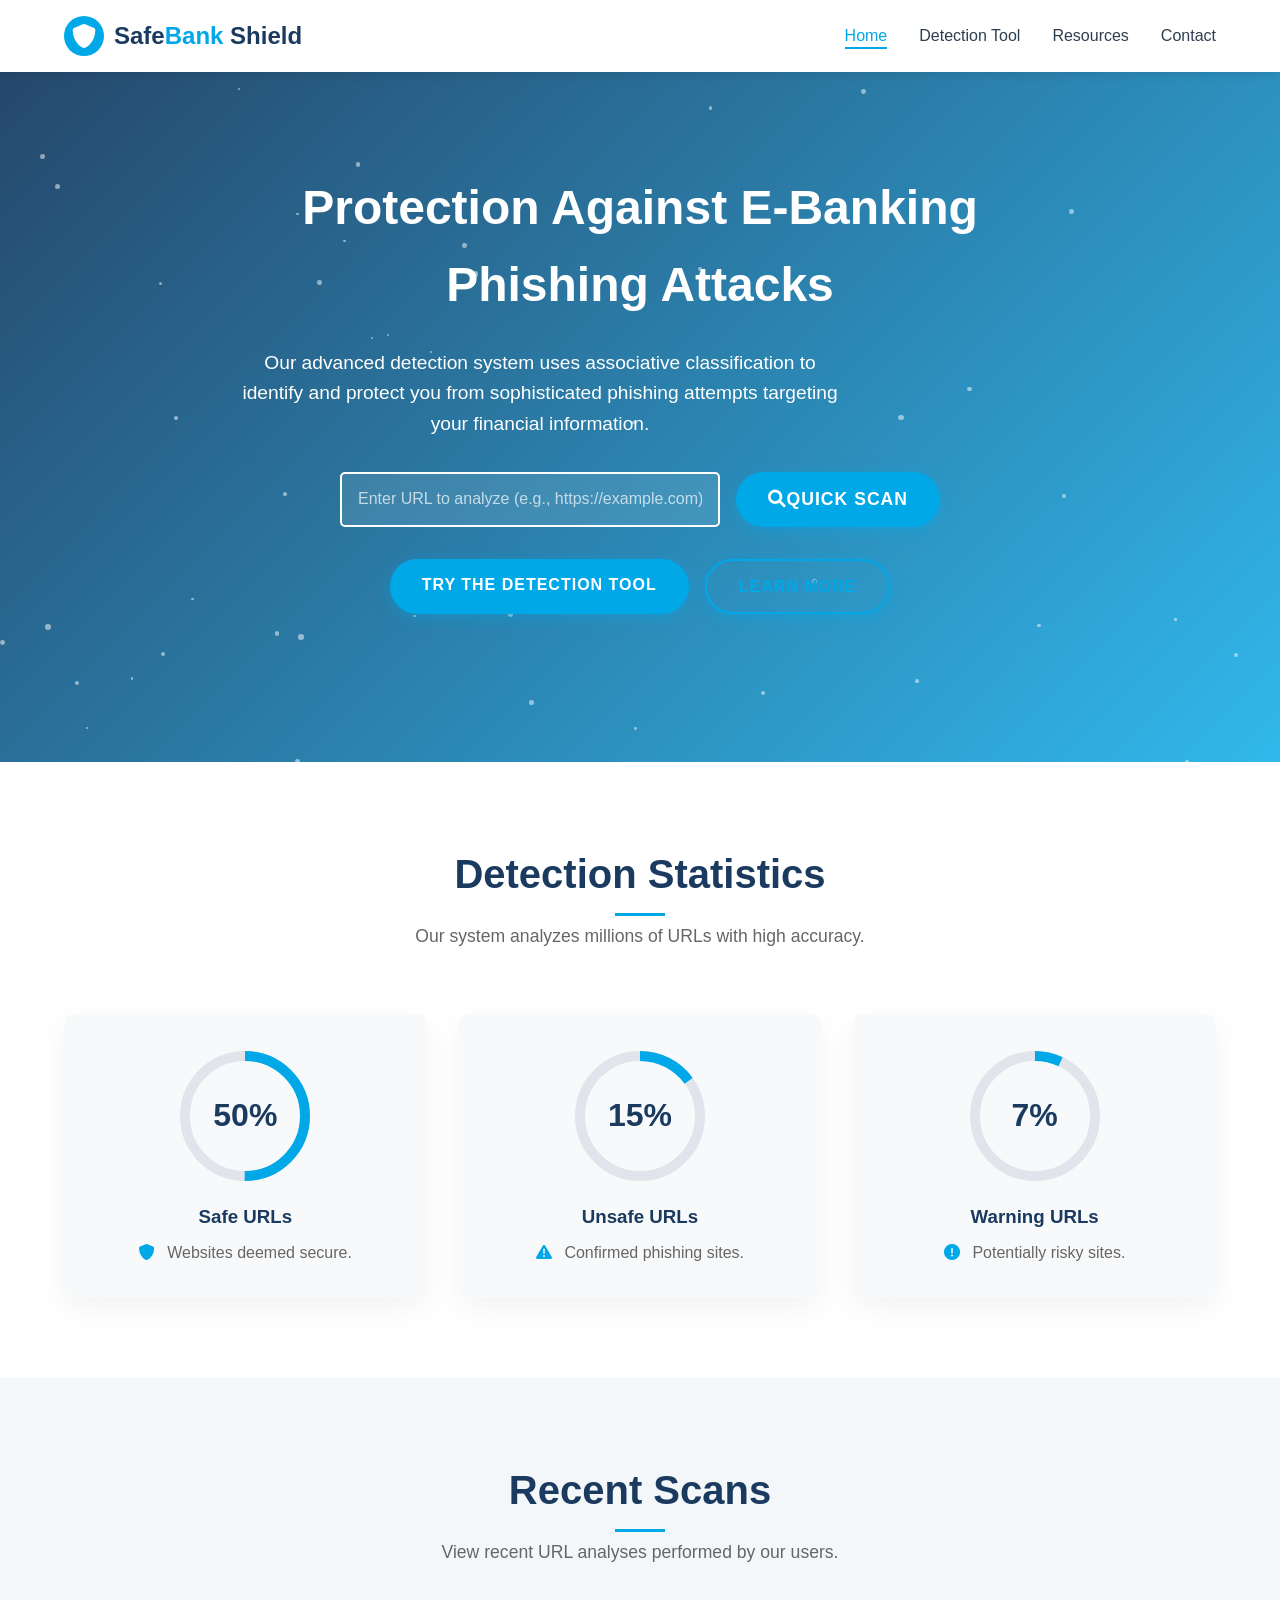
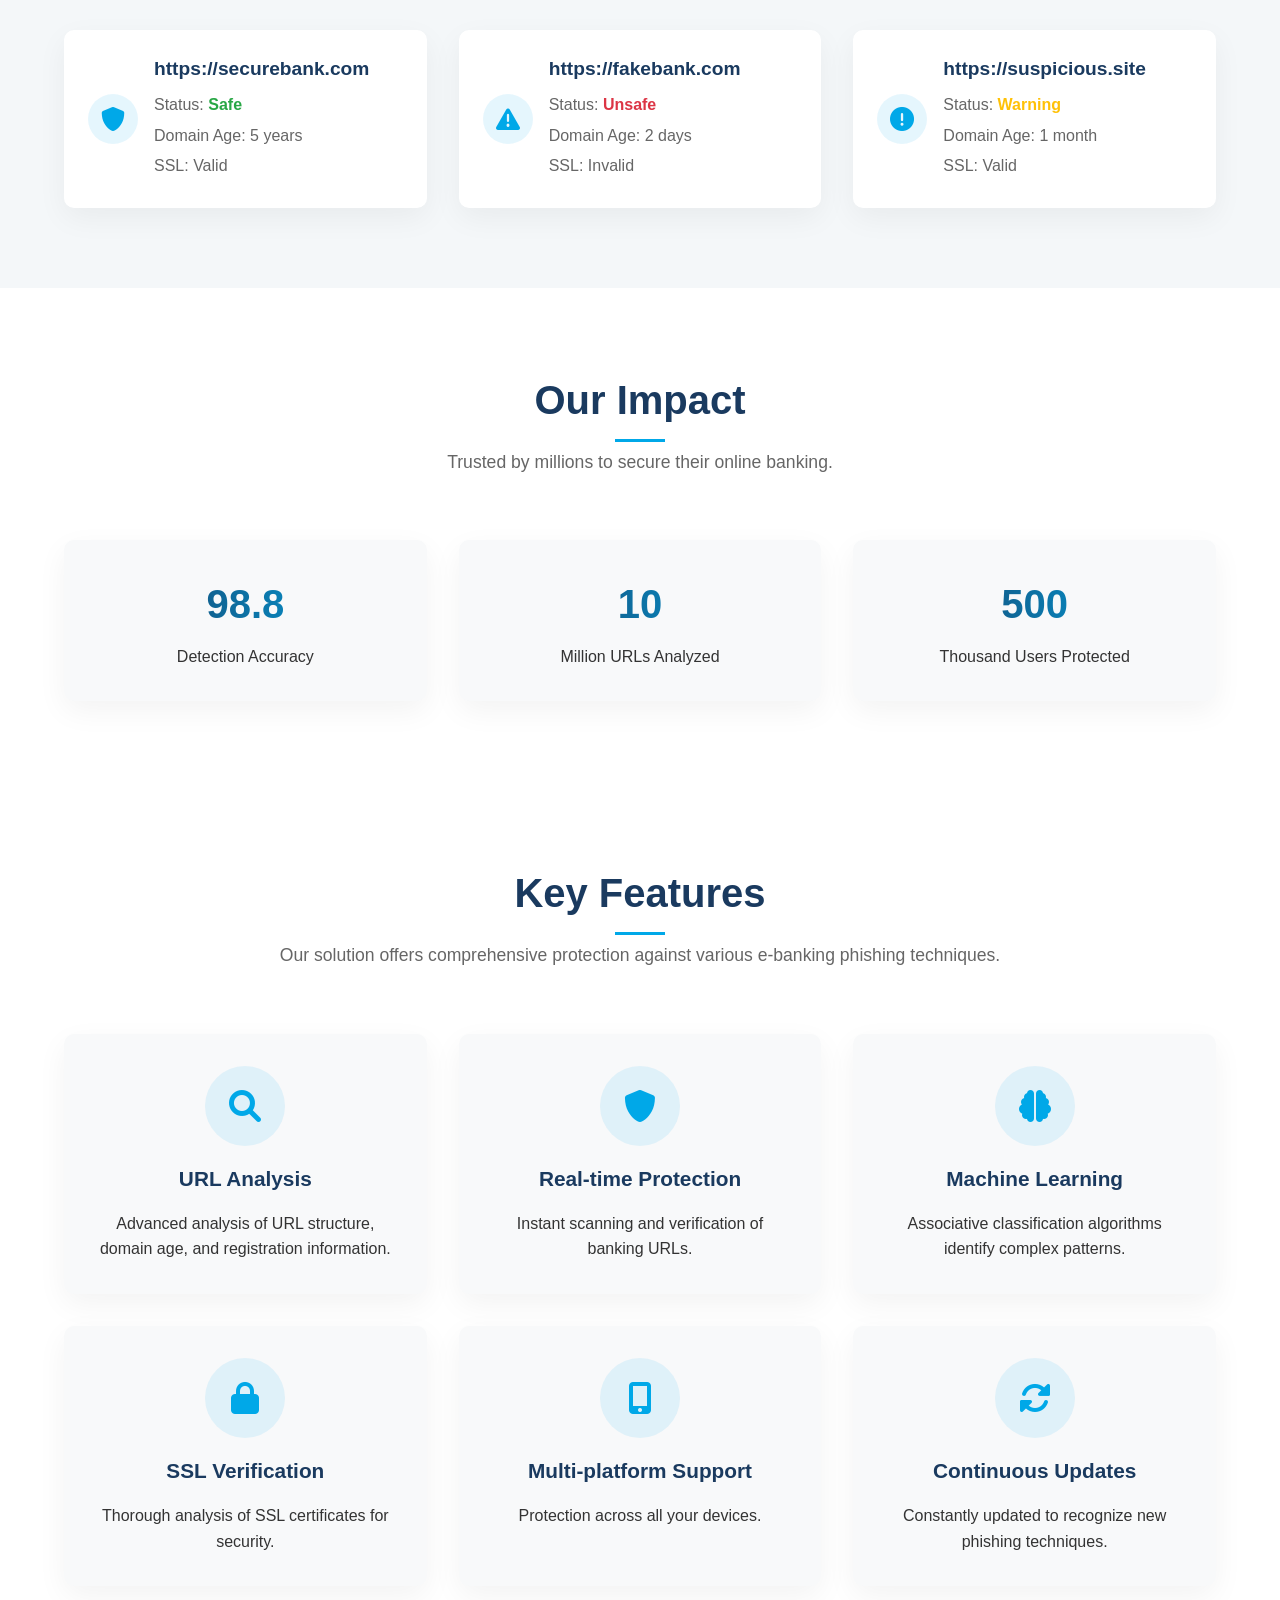
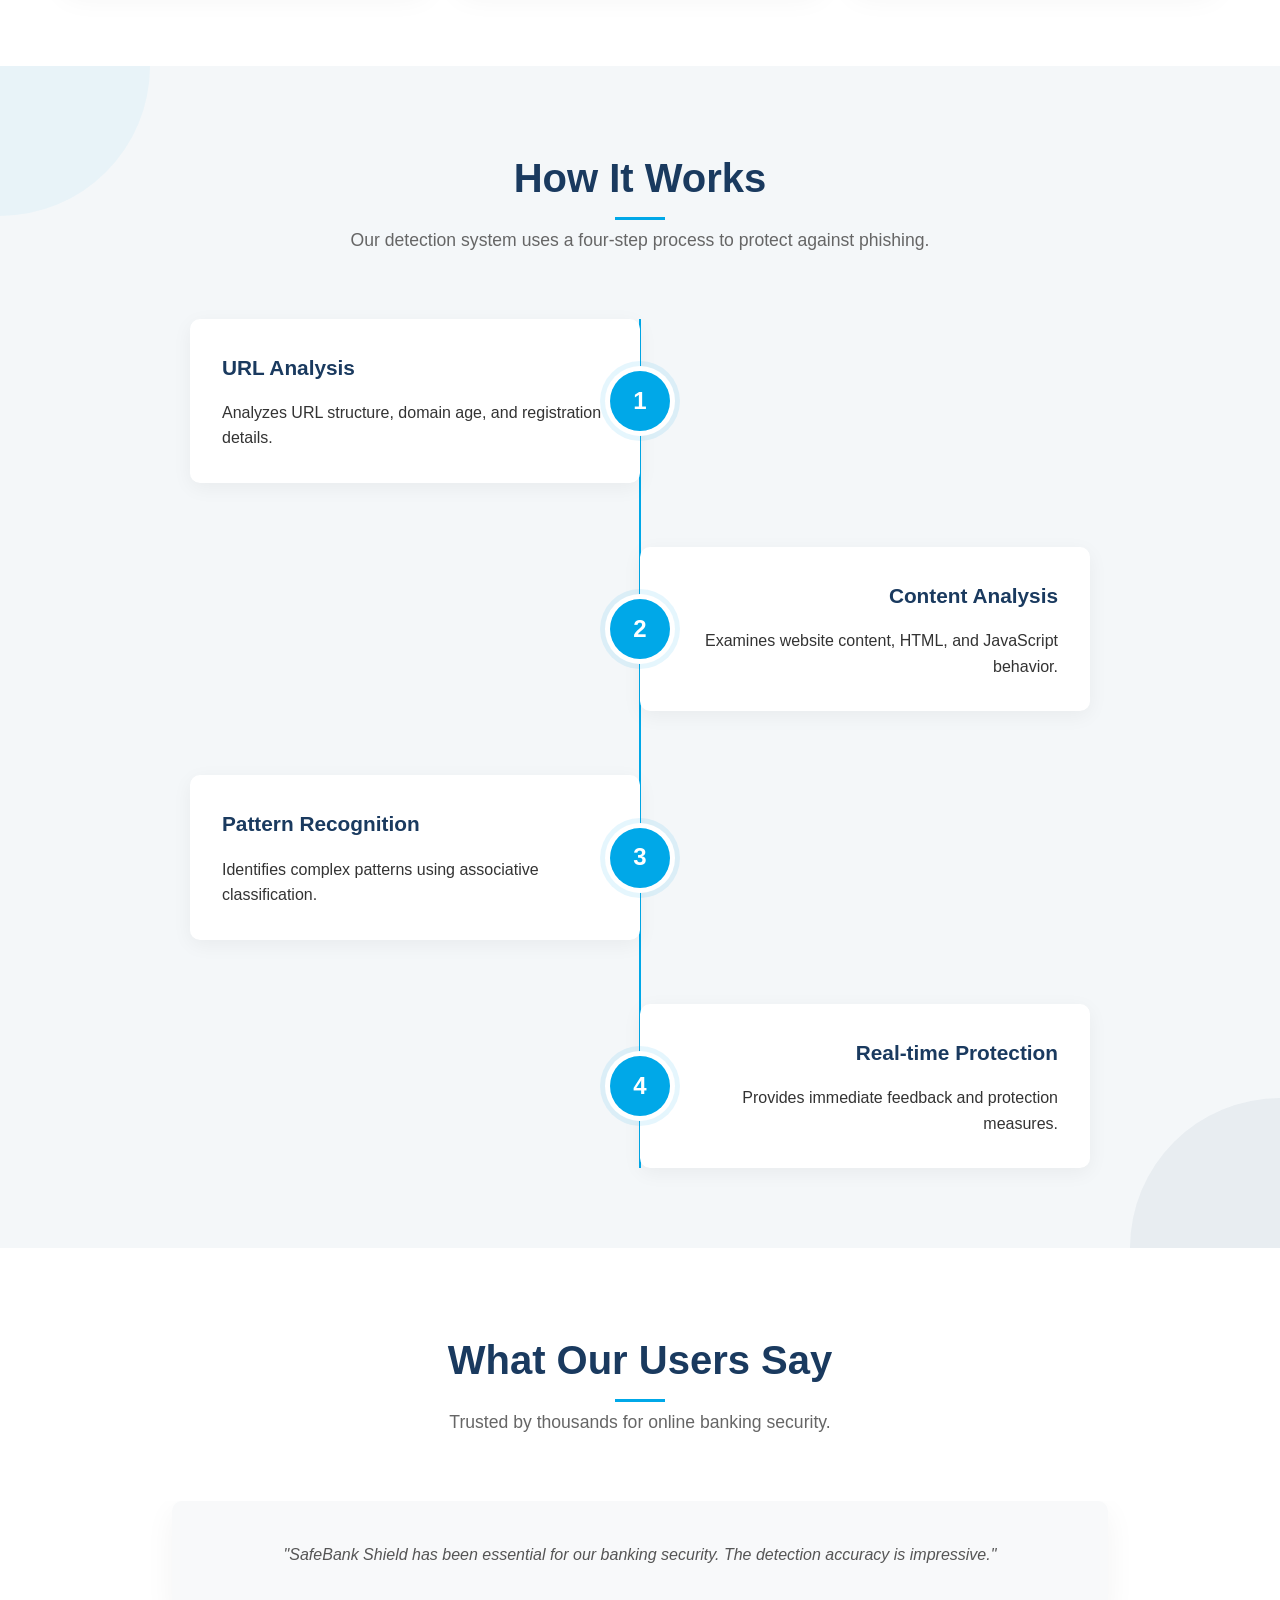
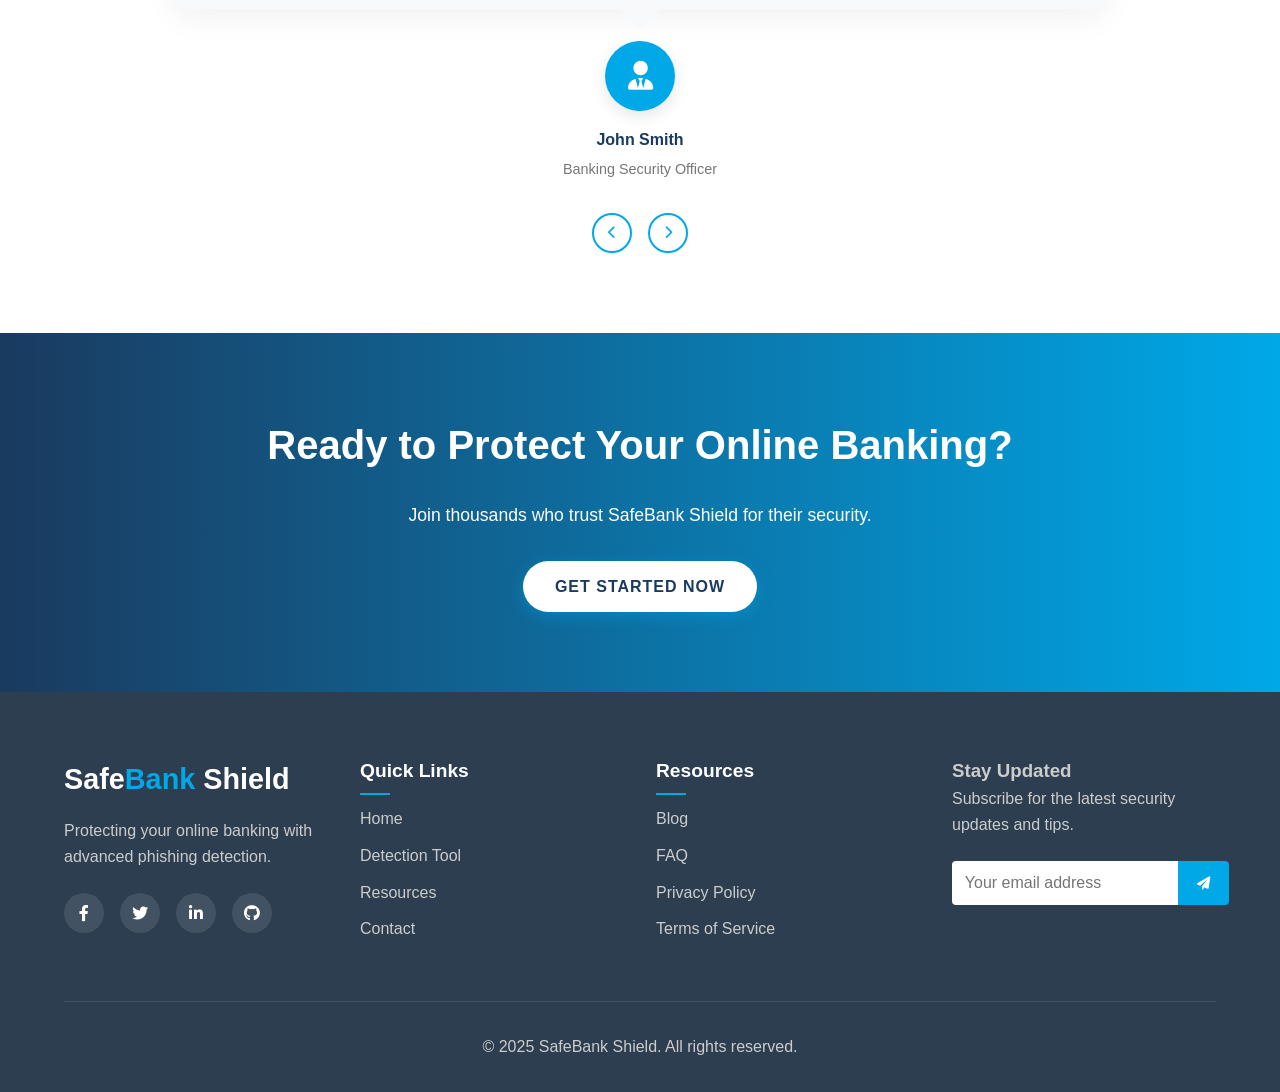
<file: index.html>
<!DOCTYPE html>
<html lang="en">
<head>
    <meta charset="UTF-8">
    <meta name="viewport" content="width=device-width, initial-scale=1.0">
    <title>SafeBank Shield - E-Banking Phishing Detection</title>
    <link rel="stylesheet" href="css/style.css">
    <link rel="stylesheet" href="https://cdnjs.cloudflare.com/ajax/libs/font-awesome/6.0.0/css/all.min.css">
</head>
<body>
    <!-- Navigation -->
    <nav id="navbar">
        <div class="nav-container">
            <div class="logo">
                <div class="logo-icon"><i class="fas fa-shield-alt"></i></div>
                <div class="logo-text">Safe<span>Bank</span> Shield</div>
            </div>
            <ul class="nav-links">
                <li><a href="index.html" class="active">Home</a></li>
                <li><a href="detection-tool.html">Detection Tool</a></li>
                <li><a href="resources.html">Resources</a></li>
                <li><a href="contact.html">Contact</a></li>
            </ul>
            <div class="mobile-menu-btn" id="menuBtn">
                <span></span>
                <span></span>
                <span></span>
            </div>
        </div>
    </nav>

    <!-- Hero Section -->
    <section class="hero">
        <div class="particles" id="particles"></div>
        <div class="hero-content">
            <h1>Protection Against E-Banking Phishing Attacks</h1>
            <p>Our advanced detection system uses associative classification to identify and protect you from sophisticated phishing attempts targeting your financial information.</p>
            <div class="hero-input">
                <form id="quickUrlForm" class="quick-analysis-form">
                    <div class="input-group">
                        <input type="url" id="quickUrlInput" placeholder="Enter URL to analyze (e.g., https://example.com)" required>
                        <button type="submit" class="btn btn-large"><i class="fas fa-search"></i> Quick Scan</button>
                    </div>
                </form>
                <div class="quick-result" id="quickResult"></div>
            </div>
            <div class="hero-buttons">
                <a href="detection-tool.html" class="btn">Try The Detection Tool</a>
                <a href="resources.html" class="btn btn-outline">Learn More</a>
            </div>
        </div>
    </section>

    <!-- Detection Stats Section -->
    <section class="detection-stats">
        <div class="container">
            <div class="section-header">
                <h2>Detection Statistics</h2>
                <p>Our system analyzes millions of URLs with high accuracy.</p>
            </div>
            <div class="stats-grid">
                <div class="stat-card">
                    <div class="progress-circle" data-percentage="78">
                        <span class="progress-value">78%</span>
                        <svg>
                            <circle cx="70" cy="70" r="60"></circle>
                            <circle cx="70" cy="70" r="60" class="progress"></circle>
                        </svg>
                    </div>
                    <h3>Safe URLs</h3>
                    <p><i class="fas fa-shield-alt"></i> Websites deemed secure.</p>
                </div>
                <div class="stat-card">
                    <div class="progress-circle" data-percentage="15">
                        <span class="progress-value">15%</span>
                        <svg>
                            <circle cx="70" cy="70" r="60"></circle>
                            <circle cx="70" cy="70" r="60" class="progress"></circle>
                        </svg>
                    </div>
                    <h3>Unsafe URLs</h3>
                    <p><i class="fas fa-exclamation-triangle"></i> Confirmed phishing sites.</p>
                </div>
                <div class="stat-card">
                    <div class="progress-circle" data-percentage="7">
                        <span class="progress-value">7%</span>
                        <svg>
                            <circle cx="70" cy="70" r="60"></circle>
                            <circle cx="70" cy="70" r="60" class="progress"></circle>
                        </svg>
                    </div>
                    <h3>Warning URLs</h3>
                    <p><i class="fas fa-exclamation-circle"></i> Potentially risky sites.</p>
                </div>
            </div>
        </div>
    </section>

    <!-- Recent Scans Section -->
    <section class="recent-scans">
        <div class="container">
            <div class="section-header">
                <h2>Recent Scans</h2>
                <p>View recent URL analyses performed by our users.</p>
            </div>
            <div class="scans-grid">
                <div class="scan-card">
                    <div class="scan-icon"><i class="fas fa-shield-alt"></i></div>
                    <div class="scan-content">
                        <h3>https://securebank.com</h3>
                        <p>Status: <span class="status safe">Safe</span></p>
                        <p>Domain Age: 5 years</p>
                        <p>SSL: Valid</p>
                    </div>
                </div>
                <div class="scan-card">
                    <div class="scan-icon"><i class="fas fa-exclamation-triangle"></i></div>
                    <div class="scan-content">
                        <h3>https://fakebank.com</h3>
                        <p>Status: <span class="status unsafe">Unsafe</span></p>
                        <p>Domain Age: 2 days</p>
                        <p>SSL: Invalid</p>
                    </div>
                </div>
                <div class="scan-card">
                    <div class="scan-icon"><i class="fas fa-exclamation-circle"></i></div>
                    <div class="scan-content">
                        <h3>https://suspicious.site</h3>
                        <p>Status: <span class="status warning">Warning</span></p>
                        <p>Domain Age: 1 month</p>
                        <p>SSL: Valid</p>
                    </div>
                </div>
            </div>
        </div>
    </section>

    <!-- Stats Section -->
    <section class="stats">
        <div class="container">
            <div class="section-header">
                <h2>Our Impact</h2>
                <p>Trusted by millions to secure their online banking.</p>
            </div>
            <div class="stats-grid">
                <div class="stat-box">
                    <div class="stat-number" data-target="97.8">0</div>
                    <p>Detection Accuracy</p>
                </div>
                <div class="stat-box">
                    <div class="stat-number" data-target="10">0</div>
                    <p>Million URLs Analyzed</p>
                </div>
                <div class="stat-box">
                    <div class="stat-number" data-target="500">0</div>
                    <p>Thousand Users Protected</p>
                </div>
            </div>
        </div>
    </section>

    <!-- Features Section -->
    <section class="features">
        <div class="container">
            <div class="section-header">
                <h2>Key Features</h2>
                <p>Our solution offers comprehensive protection against various e-banking phishing techniques.</p>
            </div>
            <div class="features-grid">
                <div class="feature-card">
                    <div class="feature-icon"><i class="fas fa-search"></i></div>
                    <div class="feature-content">
                        <h3>URL Analysis</h3>
                        <p>Advanced analysis of URL structure, domain age, and registration information.</p>
                    </div>
                </div>
                <div class="feature-card">
                    <div class="feature-icon"><i class="fas fa-shield-alt"></i></div>
                    <div class="feature-content">
                        <h3>Real-time Protection</h3>
                        <p>Instant scanning and verification of banking URLs.</p>
                    </div>
                </div>
                <div class="feature-card">
                    <div class="feature-icon"><i class="fas fa-brain"></i></div>
                    <div class="feature-content">
                        <h3>Machine Learning</h3>
                        <p>Associative classification algorithms identify complex patterns.</p>
                    </div>
                </div>
                <div class="feature-card">
                    <div class="feature-icon"><i class="fas fa-lock"></i></div>
                    <div class="feature-content">
                        <h3>SSL Verification</h3>
                        <p>Thorough analysis of SSL certificates for security.</p>
                    </div>
                </div>
                <div class="feature-card">
                    <div class="feature-icon"><i class="fas fa-mobile-alt"></i></div>
                    <div class="feature-content">
                        <h3>Multi-platform Support</h3>
                        <p>Protection across all your devices.</p>
                    </div>
                </div>
                <div class="feature-card">
                    <div class="feature-icon"><i class="fas fa-sync-alt"></i></div>
                    <div class="feature-content">
                        <h3>Continuous Updates</h3>
                        <p>Constantly updated to recognize new phishing techniques.</p>
                    </div>
                </div>
            </div>
        </div>
    </section>

    <!-- How It Works Section -->
    <section class="how-it-works">
        <div class="container">
            <div class="section-header">
                <h2>How It Works</h2>
                <p>Our detection system uses a four-step process to protect against phishing.</p>
            </div>
            <div class="steps">
                <div class="step">
                    <div class="step-number">1</div>
                    <div class="step-content">
                        <h3>URL Analysis</h3>
                        <p>Analyzes URL structure, domain age, and registration details.</p>
                    </div>
                </div>
                <div class="step">
                    <div class="step-number">2</div>
                    <div class="step-content">
                        <h3>Content Analysis</h3>
                        <p>Examines website content, HTML, and JavaScript behavior.</p>
                    </div>
                </div>
                <div class="step">
                    <div class="step-number">3</div>
                    <div class="step-content">
                        <h3>Pattern Recognition</h3>
                        <p>Identifies complex patterns using associative classification.</p>
                    </div>
                </div>
                <div class="step">
                    <div class="step-number">4</div>
                    <div class="step-content">
                        <h3>Real-time Protection</h3>
                        <p>Provides immediate feedback and protection measures.</p>
                    </div>
                </div>
            </div>
        </div>
    </section>

    <!-- Testimonials Section -->
    <section class="testimonials">
        <div class="container">
            <div class="section-header">
                <h2>What Our Users Say</h2>
                <p>Trusted by thousands for online banking security.</p>
            </div>
            <div class="testimonial-slider">
                <div class="testimonial-slides">
                    <div class="testimonial">
                        <div class="testimonial-content">
                            <p>"SafeBank Shield has been essential for our banking security. The detection accuracy is impressive."</p>
                        </div>
                        <div class="testimonial-author">
                            <div class="author-icon"><i class="fas fa-user-tie"></i></div>
                            <div class="author-name">John Smith</div>
                            <div class="author-role">Banking Security Officer</div>
                        </div>
                    </div>
                    <div class="testimonial">
                        <div class="testimonial-content">
                            <p>"The real-time protection gives me peace of mind when banking online."</p>
                        </div>
                        <div class="testimonial-author">
                            <div class="author-icon"><i class="fas fa-user"></i></div>
                            <div class="author-name">Sarah Johnson</div>
                            <div class="author-role">Financial Advisor</div>
                        </div>
                    </div>
                </div>
                <div class="slider-controls">
                    <button class="slider-btn prev-btn"><i class="fas fa-chevron-left"></i></button>
                    <button class="slider-btn next-btn"><i class="fas fa-chevron-right"></i></button>
                </div>
            </div>
        </div>
    </section>

    <!-- CTA Section -->
    <section class="cta">
        <div class="cta-content">
            <h2>Ready to Protect Your Online Banking?</h2>
            <p>Join thousands who trust SafeBank Shield for their security.</p>
            <a href="detection-tool.html" class="btn">Get Started Now</a>
        </div>
    </section>

    <!-- Footer -->
    <footer>
        <div class="footer-content">
            <div class="footer-about">
                <div class="footer-logo">Safe<span>Bank</span> Shield</div>
                <p>Protecting your online banking with advanced phishing detection.</p>
                <div class="footer-social">
                    <a href="#" class="social-icon"><i class="fab fa-facebook-f"></i></a>
                    <a href="#" class="social-icon"><i class="fab fa-twitter"></i></a>
                    <a href="#" class="social-icon"><i class="fab fa-linkedin-in"></i></a>
                    <a href="#" class="social-icon"><i class="fab fa-github"></i></a>
                </div>
            </div>
            <div class="footer-links">
                <h3>Quick Links</h3>
                <ul>
                    <li><a href="index.html">Home</a></li>
                    <li><a href="detection-tool.html">Detection Tool</a></li>
                    <li><a href="resources.html">Resources</a></li>
                    <li><a href="contact.html">Contact</a></li>
                </ul>
            </div>
            <div class="footer-links">
                <h3>Resources</h3>
                <ul>
                    <li><a href="blog.html">Blog</a></li>
                    <li><a href="faq.html">FAQ</a></li>
                    <li><a href="privacy.html">Privacy Policy</a></li>
                    <li><a href="terms.html">Terms of Service</a></li>
                </ul>
            </div>
            <div class="footer-newsletter">
                <h3>Stay Updated</h3>
                <p>Subscribe for the latest security updates and tips.</p>
                <form class="newsletter-form">
                    <input type="email" placeholder="Your email address" required>
                    <button type="submit"><i class="fas fa-paper-plane"></i></button>
                </form>
            </div>
        </div>
        <div class="footer-bottom">
            <p>© 2025 SafeBank Shield. All rights reserved.</p>
        </div>
    </footer>

    <script src="js/main.js"></script>
</body>
</html>
</file>
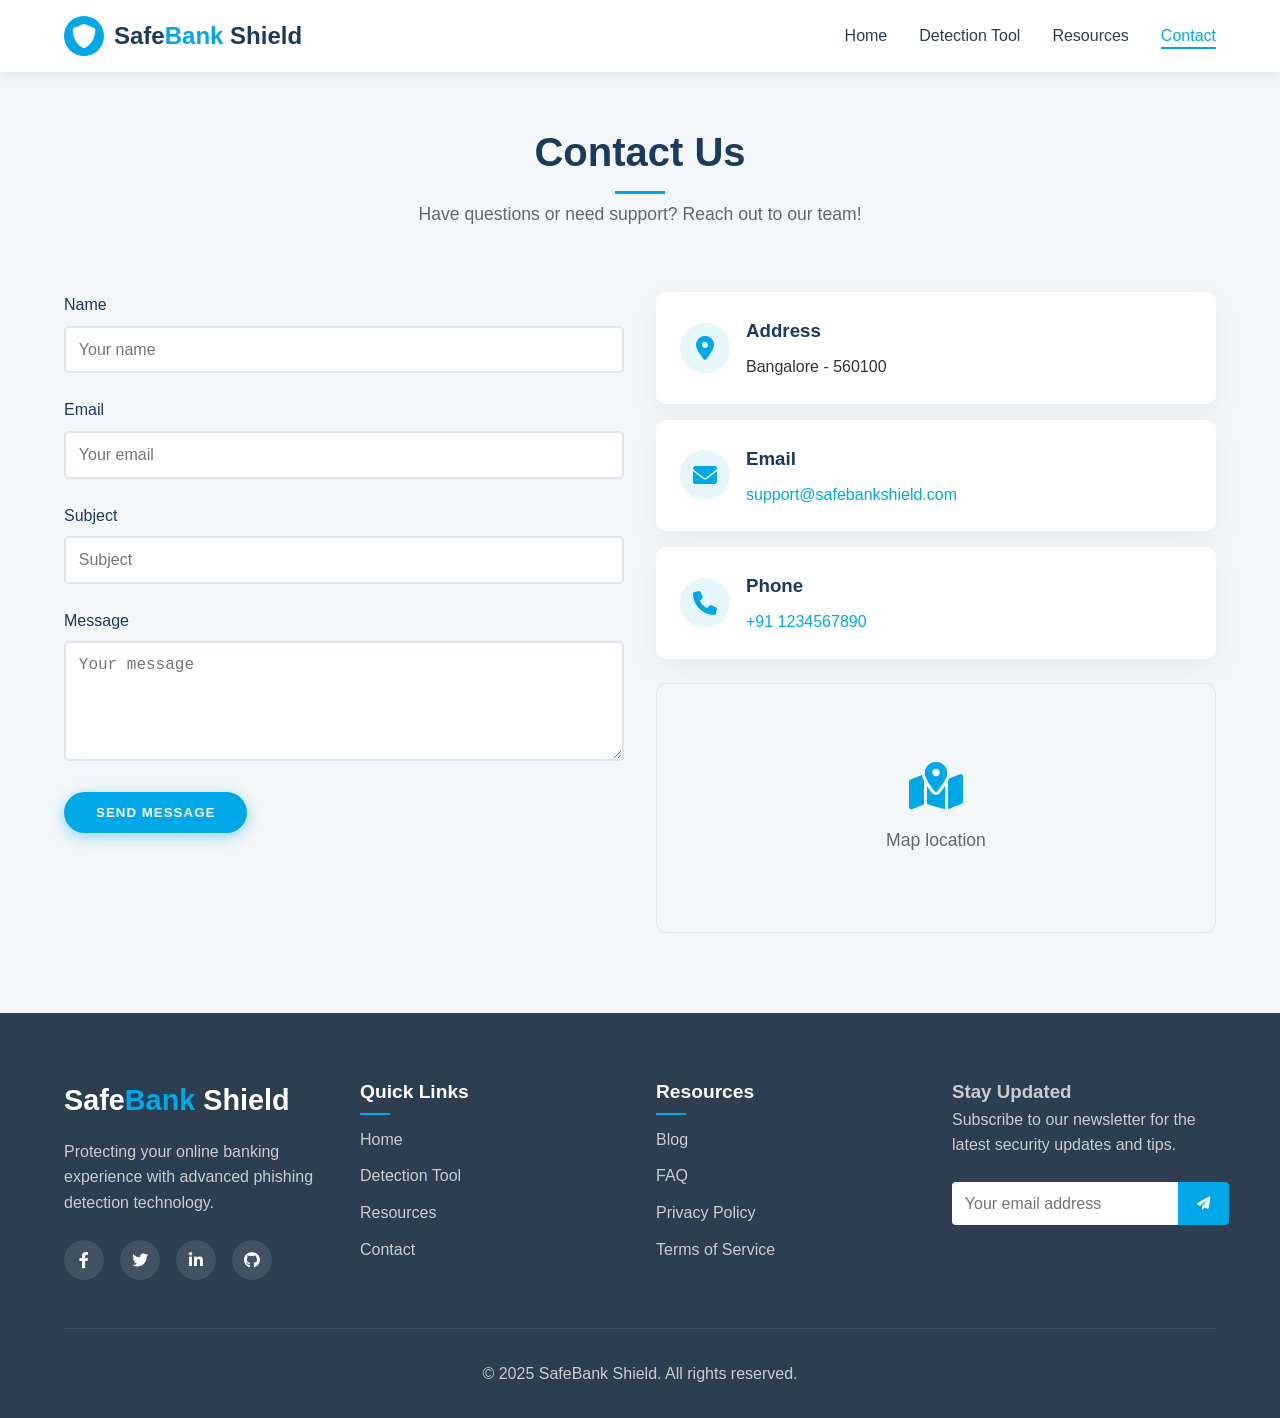
<file: contact.html>
<!DOCTYPE html>
<html lang="en">
<head>
    <meta charset="UTF-8">
    <meta name="viewport" content="width=device-width, initial-scale=1.0">
    <title>Contact - SafeBank Shield</title>
    <link rel="stylesheet" href="css/style.css">
    <link rel="stylesheet" href="https://cdnjs.cloudflare.com/ajax/libs/font-awesome/6.0.0/css/all.min.css">
</head>
<body>
    <!-- Navigation -->
    <nav id="navbar">
        <div class="nav-container">
            <div class="logo">
                <div class="logo-icon"><i class="fas fa-shield-alt"></i></div>
                <div class="logo-text">Safe<span>Bank</span> Shield</div>
            </div>
            <ul class="nav-links">
                <li><a href="index.html">Home</a></li>
                <li><a href="detection-tool.html">Detection Tool</a></li>
                <li><a href="resources.html">Resources</a></li>
                <li><a href="contact.html" class="active">Contact</a></li>
            </ul>
            <div class="mobile-menu-btn" id="menuBtn">
                <span></span>
                <span></span>
                <span></span>
            </div>
        </div>
    </nav>

    <!-- Contact Section -->
    <section class="contact">
        <div class="container">
            <div class="section-header">
                <h2>Contact Us</h2>
                <p>Have questions or need support? Reach out to our team!</p>
            </div>

            <div class="contact-grid">
                <div class="contact-form">
                    <form id="contactForm" class="form">
                        <div class="form-group">
                            <label for="name">Name</label>
                            <input type="text" id="name" placeholder="Your name" required>
                        </div>
                        <div class="form-group">
                            <label for="email">Email</label>
                            <input type="email" id="email" placeholder="Your email" required>
                        </div>
                        <div class="form-group">
                            <label for="subject">Subject</label>
                            <input type="text" id="subject" placeholder="Subject" required>
                        </div>
                        <div class="form-group">
                            <label for="message">Message</label>
                            <textarea id="message" placeholder="Your message" rows="5" required></textarea>
                        </div>
                        <button type="submit" class="btn">Send Message</button>
                    </form>
                </div>
                <div class="contact-info">
                    <div class="info-card">
                        <div class="info-icon"><i class="fas fa-map-marker-alt"></i></div>
                        <div class="info-content">
                            <h3>Address</h3>
                            <p>Bangalore - 560100</p>
                        </div>
                    </div>
                    <div class="info-card">
                        <div class="info-icon"><i class="fas fa-envelope"></i></div>
                        <div class="info-content">
                            <h3>Email</h3>
                            <p><a href="mailto:support@safebankshield.com">support@safebankshield.com</a></p>
                        </div>
                    </div>
                    <div class="info-card">
                        <div class="info-icon"><i class="fas fa-phone"></i></div>
                        <div class="info-content">
                            <h3>Phone</h3>
                            <p><a href="tel:+1234567890">+91 1234567890</a></p>
                        </div>
                    </div>
                    <div class="map-placeholder">
                        <div class="map-container">
                            <i class="fas fa-map-marked-alt"></i>
                            <p>Map location</p>
                        </div>
                    </div>
                </div>
            </div>
        </div>
    </section>

    <!-- Footer -->
    <footer>
        <div class="footer-content">
            <div class="footer-about">
                <div class="footer-logo">Safe<span>Bank</span> Shield</div>
                <p>Protecting your online banking experience with advanced phishing detection technology.</p>
                <div class="footer-social">
                    <a href="#" class="social-icon"><i class="fab fa-facebook-f"></i></a>
                    <a href="#" class="social-icon"><i class="fab fa-twitter"></i></a>
                    <a href="#" class="social-icon"><i class="fab fa-linkedin-in"></i></a>
                    <a href="#" class="social-icon"><i class="fab fa-github"></i></a>
                </div>
            </div>
            <div class="footer-links">
                <h3>Quick Links</h3>
                <ul>
                    <li><a href="index.html">Home</a></li>
                    <li><a href="detection-tool.html">Detection Tool</a></li>
                    <li><a href="resources.html">Resources</a></li>
                    <li><a href="contact.html">Contact</a></li>
                </ul>
            </div>
            <div class="footer-links">
                <h3>Resources</h3>
                <ul>
                    <li><a href="blog.html">Blog</a></li>
                    <li><a href="faq.html">FAQ</a></li>
                    <li><a href="privacy.html">Privacy Policy</a></li>
                    <li><a href="terms.html">Terms of Service</a></li>
                </ul>
            </div>
            <div class="footer-newsletter">
                <h3>Stay Updated</h3>
                <p>Subscribe to our newsletter for the latest security updates and tips.</p>
                <form class="newsletter-form">
                    <input type="email" placeholder="Your email address" required>
                    <button type="submit"><i class="fas fa-paper-plane"></i></button>
                </form>
            </div>
        </div>
        <div class="footer-bottom">
            <p>© 2025 SafeBank Shield. All rights reserved.</p>
        </div>
    </footer>

    <script src="js/main.js"></script>
    <script>
        // Contact Form Submission
        document.addEventListener('DOMContentLoaded', () => {
            const contactForm = document.getElementById('contactForm');
            contactForm.addEventListener('submit', (e) => {
                e.preventDefault();
                const name = document.getElementById('name').value;
                const email = document.getElementById('email').value;
                const subject = document.getElementById('subject').value;
                const message = document.getElementById('message').value;

                // Simulate form submission
                console.log('Form submitted:', { name, email, subject, message });

                // Show success message
                const successMessage = document.createElement('div');
                successMessage.className = 'success-message';
                successMessage.textContent = 'Message sent successfully!';
                contactForm.appendChild(successMessage);

                // Clear form
                contactForm.reset();

                // Remove success message after 3 seconds
                setTimeout(() => {
                    successMessage.remove();
                }, 3000);
            });
        });
    </script>
</body>
</html>
</file>
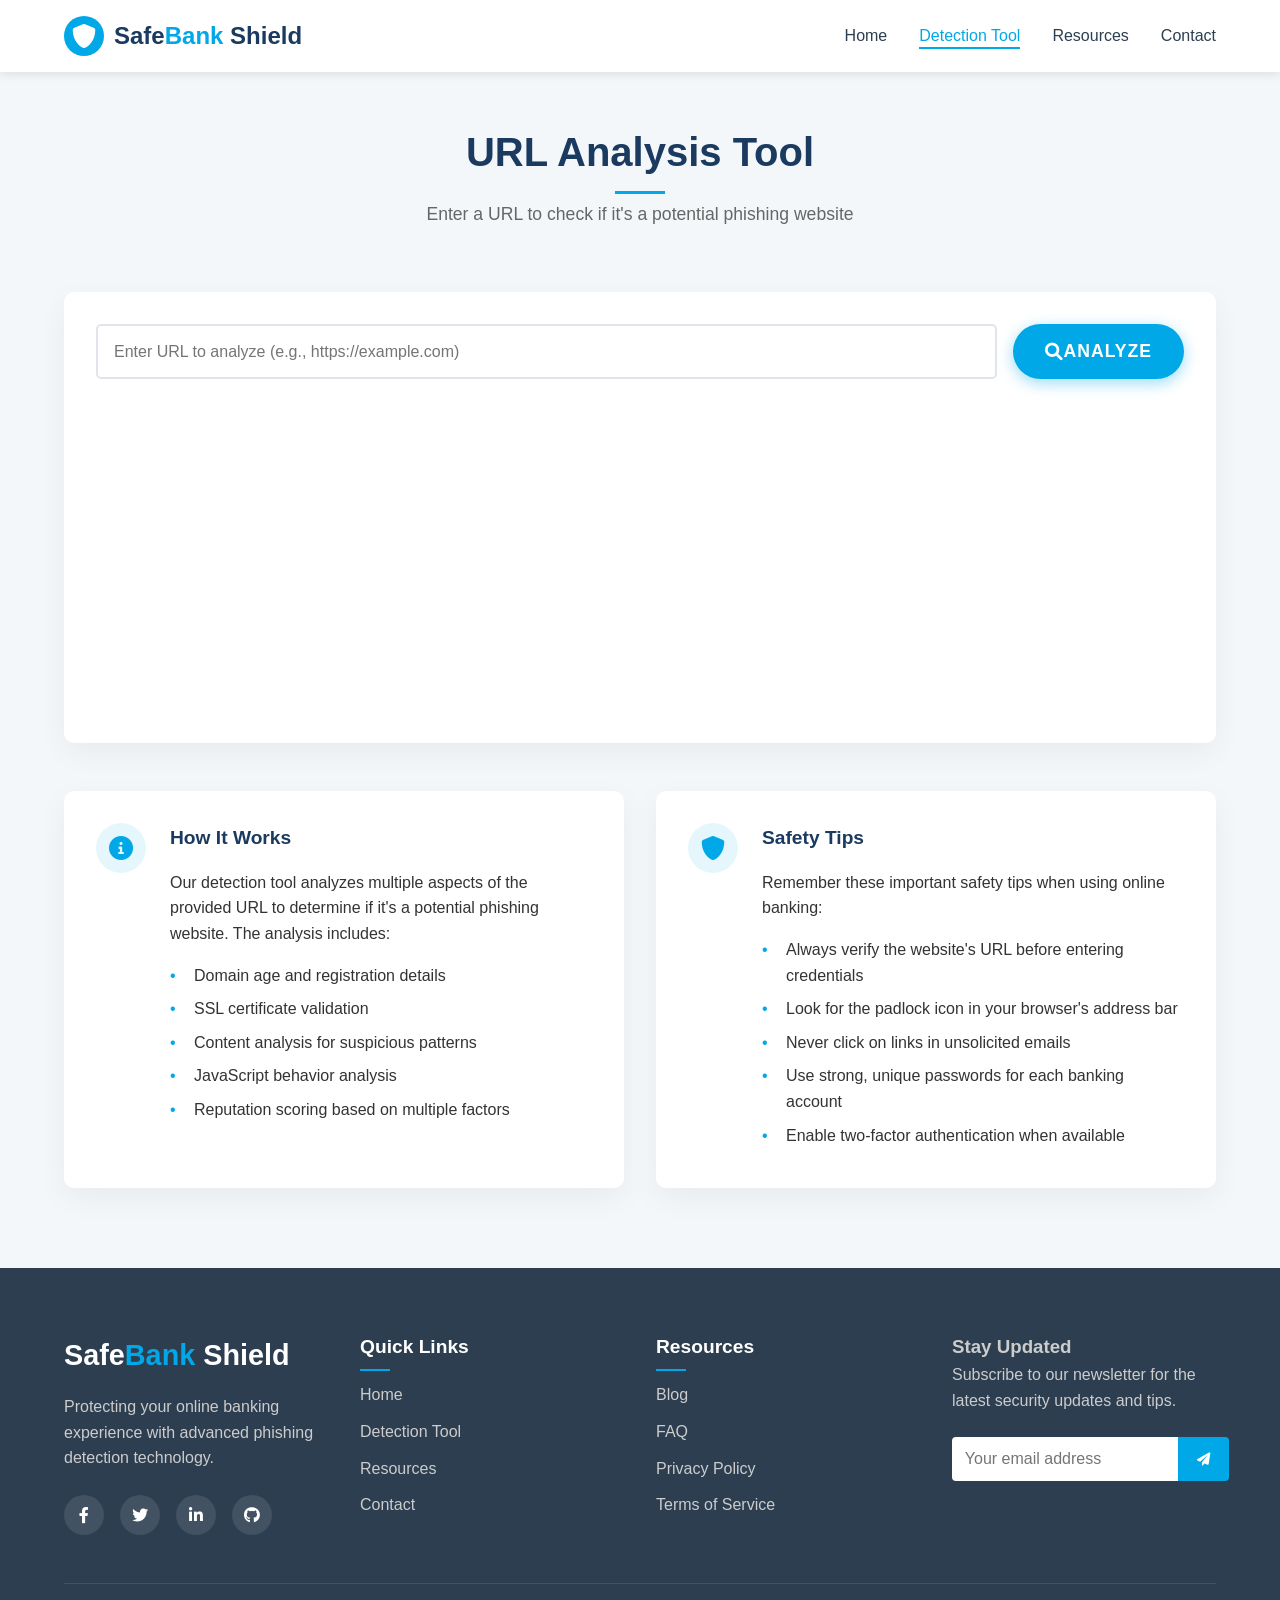
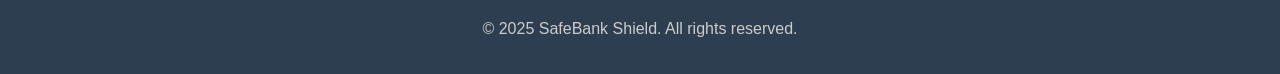
<file: detection-tool.html>
<!DOCTYPE html>
<html lang="en">
<head>
    <meta charset="UTF-8">
    <meta name="viewport" content="width=device-width, initial-scale=1.0">
    <title>Detection Tool - SafeBank Shield</title>
    <link rel="stylesheet" href="css/style.css">
    <link rel="stylesheet" href="css/detection-tool.css">
    <link rel="stylesheet" href="https://cdnjs.cloudflare.com/ajax/libs/font-awesome/6.0.0/css/all.min.css">
</head>
<body>
    <!-- Navigation -->
    <nav id="navbar">
        <div class="nav-container">
            <div class="logo">
                <div class="logo-icon"><i class="fas fa-shield-alt"></i></div>
                <div class="logo-text">Safe<span>Bank</span> Shield</div>
            </div>

            <ul class="nav-links">
                <li><a href="index.html">Home</a></li>
                <li><a href="detection-tool.html" class="active">Detection Tool</a></li>
                <li><a href="resources.html">Resources</a></li>
                <li><a href="contact.html">Contact</a></li>
            </ul>

            <div class="mobile-menu-btn" id="menuBtn">
                <span></span>
                <span></span>
                <span></span>
            </div>
        </div>
    </nav>

    <!-- Detection Tool Section -->
    <section class="detection-tool">
        <div class="container">
            <div class="section-header">
                <h2>URL Analysis Tool</h2>
                <p>Enter a URL to check if it's a potential phishing website</p>
            </div>

            <div class="tool-container">
                <form id="urlAnalysisForm" class="analysis-form">
                    <div class="input-group">
                        <input type="url" id="urlInput" placeholder="Enter URL to analyze (e.g., https://example.com)" required>
                        <button type="submit" class="btn btn-large">
                            <i class="fas fa-search"></i> Analyze
                        </button>
                    </div>
                </form>

                <div class="results-container" id="resultsContainer">
                    <div class="loading-spinner" id="loadingSpinner" style="display: none;">
                        <div class="spinner"></div>
                        <p>Analyzing URL...</p>
                    </div>

                    <div class="analysis-results" id="analysisResults" style="display: none;">
                        <div class="result-header">
                            <h3>Analysis Results</h3>
                            <div class="result-status" id="resultStatus">
                                <span class="status-icon"><i class="fas fa-shield-alt"></i></span>
                                <span class="status-text">Safe</span>
                            </div>
                        </div>

                        <div class="result-details">
                            <div class="detail-item">
                                <h4>URL Analysis</h4>
                                <div class="detail-content">
                                    <div class="detail-row">
                                        <span class="detail-label">Domain Age:</span>
                                        <span class="detail-value" id="domainAge">2 years</span>
                                    </div>
                                    <div class="detail-row">
                                        <span class="detail-label">SSL Certificate:</span>
                                        <span class="detail-value" id="sslStatus">Valid</span>
                                    </div>
                                    <div class="detail-row">
                                        <span class="detail-label">IP Address:</span>
                                        <span class="detail-value" id="ipAddress">192.168.1.1</span>
                                    </div>
                                </div>
                            </div>

                            <div class="detail-item">
                                <h4>Content Analysis</h4>
                                <div class="detail-content">
                                    <div class="detail-row">
                                        <span class="detail-label">Suspicious Keywords:</span>
                                        <span class="detail-value" id="keywords">None detected</span>
                                    </div>
                                    <div class="detail-row">
                                        <span class="detail-label">Form Fields:</span>
                                        <span class="detail-value" id="formFields">Secure</span>
                                    </div>
                                    <div class="detail-row">
                                        <span class="detail-label">JavaScript Analysis:</span>
                                        <span class="detail-value" id="jsAnalysis">Clean</span>
                                    </div>
                                </div>
                            </div>

                            <div class="detail-item">
                                <h4>Reputation Score</h4>
                                <div class="score-container">
                                    <div class="score-circle">
                                        <div class="score-value" id="reputationScore">85</div>
                                        <div class="score-label">Score</div>
                                    </div>
                                    <div class="score-details">
                                        <div class="score-bar">
                                            <div class="score-fill" style="width: 85%"></div>
                                        </div>
                                        <p>Based on multiple factors including domain history, SSL security, and content analysis</p>
                                    </div>
                                </div>
                            </div>
                        </div>

                        <div class="result-actions">
                            <button class="btn btn-outline" id="saveReport">
                                <i class="fas fa-download"></i> Save Report
                            </button>
                            <button class="btn" id="shareResult">
                                <i class="fas fa-share-alt"></i> Share Results
                            </button>
                        </div>
                    </div>
                </div>
            </div>

            <div class="tool-info">
                <div class="info-card">
                    <div class="info-icon">
                        <i class="fas fa-info-circle"></i>
                    </div>
                    <div class="info-content">
                        <h3>How It Works</h3>
                        <p>Our detection tool analyzes multiple aspects of the provided URL to determine if it's a potential phishing website. The analysis includes:</p>
                        <ul>
                            <li>Domain age and registration details</li>
                            <li>SSL certificate validation</li>
                            <li>Content analysis for suspicious patterns</li>
                            <li>JavaScript behavior analysis</li>
                            <li>Reputation scoring based on multiple factors</li>
                        </ul>
                    </div>
                </div>

                <div class="info-card">
                    <div class="info-icon">
                        <i class="fas fa-shield-alt"></i>
                    </div>
                    <div class="info-content">
                        <h3>Safety Tips</h3>
                        <p>Remember these important safety tips when using online banking:</p>
                        <ul>
                            <li>Always verify the website's URL before entering credentials</li>
                            <li>Look for the padlock icon in your browser's address bar</li>
                            <li>Never click on links in unsolicited emails</li>
                            <li>Use strong, unique passwords for each banking account</li>
                            <li>Enable two-factor authentication when available</li>
                        </ul>
                    </div>
                </div>
            </div>
        </div>
    </section>

    <!-- Footer -->
    <footer>
        <div class="footer-content">
            <div class="footer-about">
                <div class="footer-logo">Safe<span>Bank</span> Shield</div>
                <p>Protecting your online banking experience with advanced phishing detection technology.</p>
                <div class="footer-social">
                    <a href="#" class="social-icon"><i class="fab fa-facebook-f"></i></a>
                    <a href="#" class="social-icon"><i class="fab fa-twitter"></i></a>
                    <a href="#" class="social-icon"><i class="fab fa-linkedin-in"></i></a>
                    <a href="#" class="social-icon"><i class="fab fa-github"></i></a>
                </div>
            </div>

            <div class="footer-links">
                <h3>Quick Links</h3>
                <ul>
                    <li><a href="index.html">Home</a></li>
                    <li><a href="detection-tool.html">Detection Tool</a></li>
                    <li><a href="resources.html">Resources</a></li>
                    <li><a href="contact.html">Contact</a></li>
                </ul>
            </div>

            <div class="footer-links">
                <h3>Resources</h3>
                <ul>
                    <li><a href="blog.html">Blog</a></li>
                    <li><a href="faq.html">FAQ</a></li>
                    <li><a href="privacy.html">Privacy Policy</a></li>
                    <li><a href="terms.html">Terms of Service</a></li>
                </ul>
            </div>

            <div class="footer-newsletter">
                <h3>Stay Updated</h3>
                <p>Subscribe to our newsletter for the latest security updates and tips.</p>
                <form class="newsletter-form">
                    <input type="email" placeholder="Your email address" required>
                    <button type="submit"><i class="fas fa-paper-plane"></i></button>
                </form>
            </div>
        </div>

        <div class="footer-bottom">
            <p>&copy; 2025 SafeBank Shield. All rights reserved.</p>
        </div>
    </footer>

    <script src="js/main.js"></script>
    <script src="js/detection-tool.js"></script>
</body>
</html>
</file>
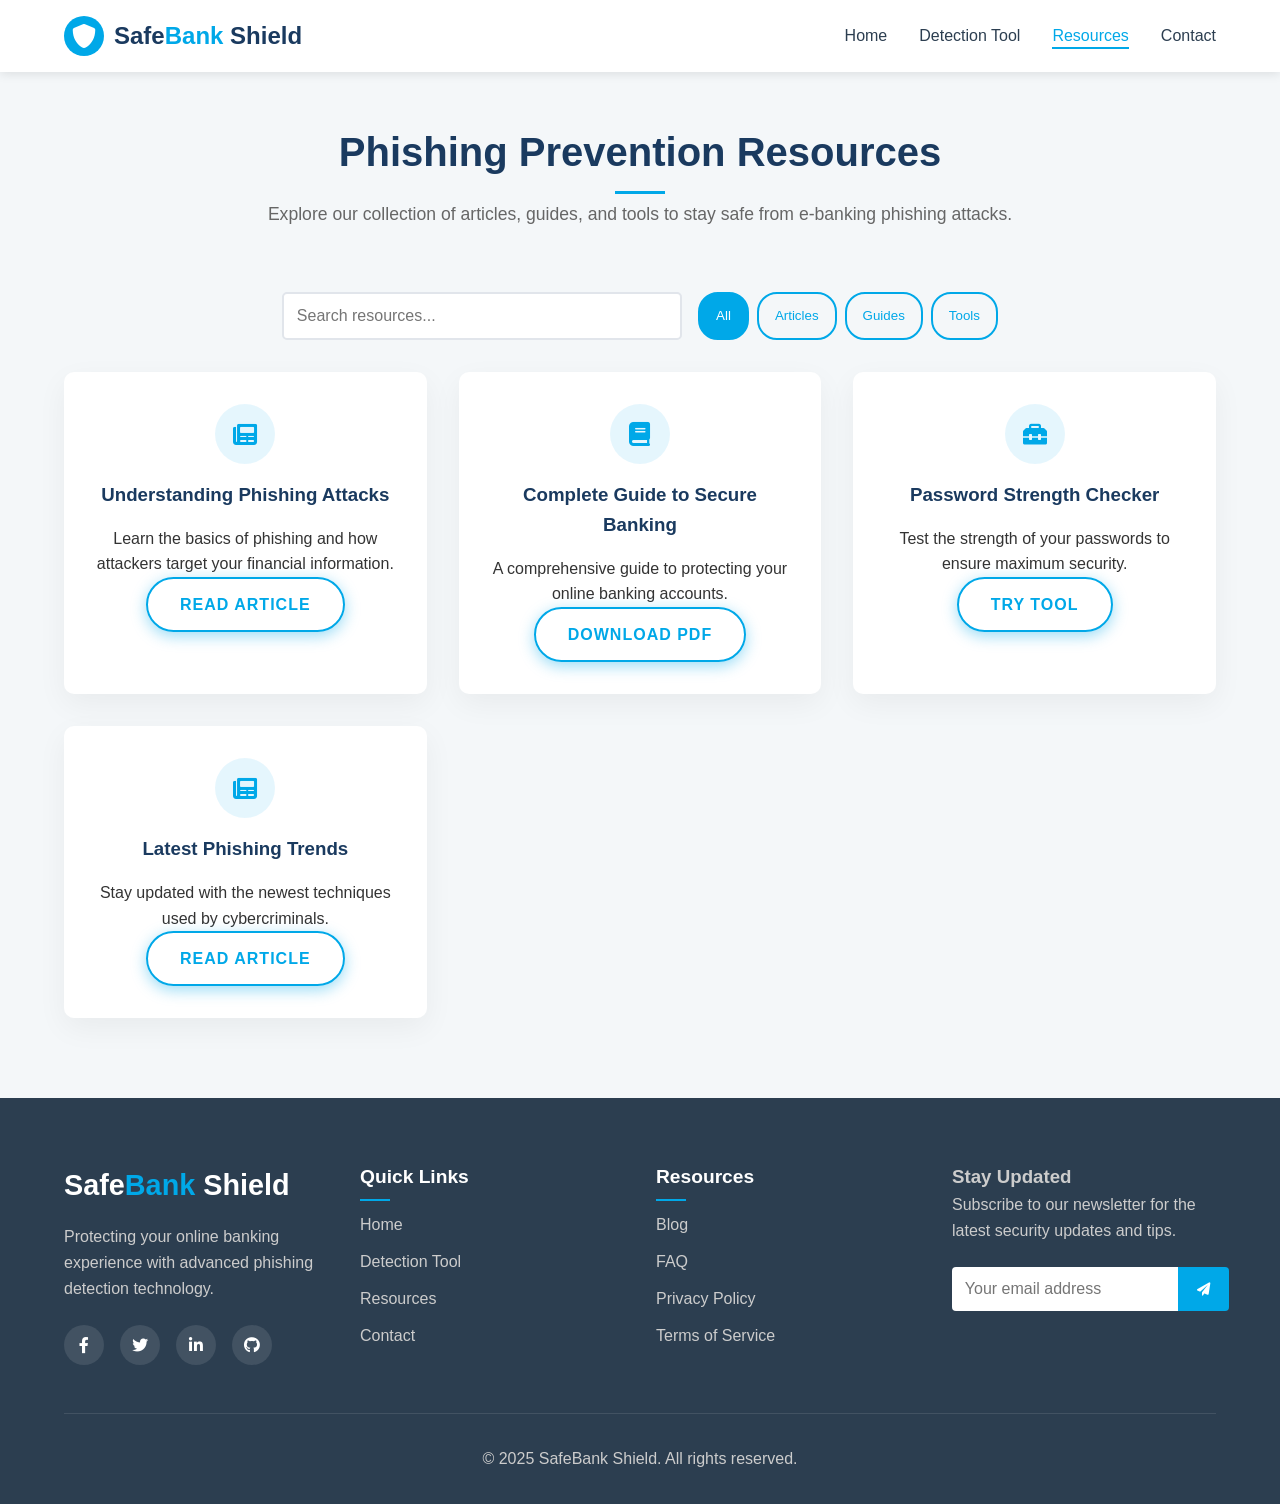
<file: resources.html>
<!DOCTYPE html>
<html lang="en">
<head>
    <meta charset="UTF-8">
    <meta name="viewport" content="width=device-width, initial-scale=1.0">
    <title>Resources - SafeBank Shield</title>
    <link rel="stylesheet" href="css/style.css">
    <link rel="stylesheet" href="https://cdnjs.cloudflare.com/ajax/libs/font-awesome/6.0.0/css/all.min.css">
</head>
<body>
    <!-- Navigation -->
    <nav id="navbar">
        <div class="nav-container">
            <div class="logo">
                <div class="logo-icon"><i class="fas fa-shield-alt"></i></div>
                <div class="logo-text">Safe<span>Bank</span> Shield</div>
            </div>
            <ul class="nav-links">
                <li><a href="index.html">Home</a></li>
                <li><a href="detection-tool.html">Detection Tool</a></li>
                <li><a href="resources.html" class="active">Resources</a></li>
                <li><a href="contact.html">Contact</a></li>
            </ul>
            <div class="mobile-menu-btn" id="menuBtn">
                <span></span>
                <span></span>
                <span></span>
            </div>
        </div>
    </nav>

    <!-- Resources Section -->
    <section class="resources">
        <div class="container">
            <div class="section-header">
                <h2>Phishing Prevention Resources</h2>
                <p>Explore our collection of articles, guides, and tools to stay safe from e-banking phishing attacks.</p>
            </div>

            <div class="resource-filter">
                <input type="text" id="resourceSearch" placeholder="Search resources..." class="search-input">
                <div class="filter-buttons">
                    <button class="filter-btn active" data-filter="all">All</button>
                    <button class="filter-btn" data-filter="article">Articles</button>
                    <button class="filter-btn" data-filter="guide">Guides</button>
                    <button class="filter-btn" data-filter="tool">Tools</button>
                </div>
            </div>

            <div class="resource-grid">
                <div class="resource-card" data-category="article">
                    <div class="resource-icon"><i class="fas fa-newspaper"></i></div>
                    <div class="resource-content">
                        <h3>Understanding Phishing Attacks</h3>
                        <p>Learn the basics of phishing and how attackers target your financial information.</p>
                        <a href="#" class="btn btn-outline">Read Article</a>
                    </div>
                </div>
                <div class="resource-card" data-category="guide">
                    <div class="resource-icon"><i class="fas fa-book"></i></div>
                    <div class="resource-content">
                        <h3>Complete Guide to Secure Banking</h3>
                        <p>A comprehensive guide to protecting your online banking accounts.</p>
                        <a href="#" class="btn btn-outline">Download PDF</a>
                    </div>
                </div>
                <div class="resource-card" data-category="tool">
                    <div class="resource-icon"><i class="fas fa-toolbox"></i></div>
                    <div class="resource-content">
                        <h3>Password Strength Checker</h3>
                        <p>Test the strength of your passwords to ensure maximum security.</p>
                        <a href="#" class="btn btn-outline">Try Tool</a>
                    </div>
                </div>
                <div class="resource-card" data-category="article">
                    <div class="resource-icon"><i class="fas fa-newspaper"></i></div>
                    <div class="resource-content">
                        <h3>Latest Phishing Trends</h3>
                        <p>Stay updated with the newest techniques used by cybercriminals.</p>
                        <a href="#" class="btn btn-outline">Read Article</a>
                    </div>
                </div>
            </div>
        </div>
    </section>

    <!-- Footer -->
    <footer>
        <div class="footer-content">
            <div class="footer-about">
                <div class="footer-logo">Safe<span>Bank</span> Shield</div>
                <p>Protecting your online banking experience with advanced phishing detection technology.</p>
                <div class="footer-social">
                    <a href="#" class="social-icon"><i class="fab fa-facebook-f"></i></a>
                    <a href="#" class="social-icon"><i class="fab fa-twitter"></i></a>
                    <a href="#" class="social-icon"><i class="fab fa-linkedin-in"></i></a>
                    <a href="#" class="social-icon"><i class="fab fa-github"></i></a>
                </div>
            </div>
            <div class="footer-links">
                <h3>Quick Links</h3>
                <ul>
                    <li><a href="index.html">Home</a></li>
                    <li><a href="detection-tool.html">Detection Tool</a></li>
                    <li><a href="resources.html">Resources</a></li>
                    <li><a href="contact.html">Contact</a></li>
                </ul>
            </div>
            <div class="footer-links">
                <h3>Resources</h3>
                <ul>
                    <li><a href="blog.html">Blog</a></li>
                    <li><a href="faq.html">FAQ</a></li>
                    <li><a href="privacy.html">Privacy Policy</a></li>
                    <li><a href="terms.html">Terms of Service</a></li>
                </ul>
            </div>
            <div class="footer-newsletter">
                <h3>Stay Updated</h3>
                <p>Subscribe to our newsletter for the latest security updates and tips.</p>
                <form class="newsletter-form">
                    <input type="email" placeholder="Your email address" required>
                    <button type="submit"><i class="fas fa-paper-plane"></i></button>
                </form>
            </div>
        </div>
        <div class="footer-bottom">
            <p>© 2025 SafeBank Shield. All rights reserved.</p>
        </div>
    </footer>

    <script src="js/main.js"></script>
    <script>
        // Resource Filter and Search
        document.addEventListener('DOMContentLoaded', () => {
            const searchInput = document.getElementById('resourceSearch');
            const filterButtons = document.querySelectorAll('.filter-btn');
            const resourceCards = document.querySelectorAll('.resource-card');

            // Filter by category
            filterButtons.forEach(button => {
                button.addEventListener('click', () => {
                    filterButtons.forEach(btn => btn.classList.remove('active'));
                    button.classList.add('active');

                    const filter = button.dataset.filter;
                    resourceCards.forEach(card => {
                        if (filter === 'all' || card.dataset.category === filter) {
                            card.style.display = 'block';
                            card.classList.add('fade-in');
                        } else {
                            card.style.display = 'none';
                        }
                    });
                });
            });

            // Search functionality
            searchInput.addEventListener('input', () => {
                const searchTerm = searchInput.value.toLowerCase();
                resourceCards.forEach(card => {
                    const title = card.querySelector('h3').textContent.toLowerCase();
                    const description = card.querySelector('p').textContent.toLowerCase();
                    if (title.includes(searchTerm) || description.includes(searchTerm)) {
                        card.style.display = 'block';
                        card.classList.add('fade-in');
                    } else {
                        card.style.display = 'none';
                    }
                });
            });
        });
    </script>
</body>
</html>
</file>
<file: css/style.css>
/* Global Styles */
:root {
    --primary-color: #1a3a5f;
    --secondary-color: #00a8e8;
    --accent-color: #ff6b6b;
    --light-color: #f8f9fa;
    --dark-color: #2c3e50;
    --success-color: #28a745;
    --warning-color: #ffc107;
    --danger-color: #dc3545;
}

* {
    box-sizing: border-box;
    margin: 0;
    padding: 0;
}

body {
    font-family: 'Segoe UI', Tahoma, Geneva, Verdana, sans-serif;
    line-height: 1.6;
    color: #333;
    background-color: #f4f7f9;
    overflow-x: hidden;
}

a {
    text-decoration: none;
    color: var(--secondary-color);
    transition: all 0.3s ease;
}

a:hover {
    color: #0056b3;
}

/* Navigation */
nav {
    background-color: white;
    box-shadow: 0 2px 10px rgba(0, 0, 0, 0.1);
    position: fixed;
    width: 100%;
    z-index: 1000;
}

.nav-container {
    display: flex;
    justify-content: space-between;
    align-items: center;
    padding: 1rem 5%;
    max-width: 1400px;
    margin: 0 auto;
}

.logo {
    display: flex;
    align-items: center;
}

.logo-icon {
    width: 40px;
    height: 40px;
    background-color: var(--secondary-color);
    border-radius: 50%;
    display: flex;
    align-items: center;
    justify-content: center;
    margin-right: 10px;
    color: white;
    font-size: 1.5rem;
}

.logo-text {
    font-size: 1.5rem;
    font-weight: 700;
    color: var(--primary-color);
}

.logo-text span {
    color: var(--secondary-color);
}

.nav-links {
    display: flex;
    list-style: none;
}

.nav-links li {
    margin-left: 2rem;
}

.nav-links a {
    color: var(--dark-color);
    font-weight: 500;
    position: relative;
}

.nav-links a.active {
    color: var(--secondary-color);
}

.nav-links a::after {
    content: '';
    position: absolute;
    width: 0;
    height: 2px;
    background-color: var(--secondary-color);
    bottom: -5px;
    left: 0;
    transition: width 0.3s ease;
}

.nav-links a:hover::after,
.nav-links a.active::after {
    width: 100%;
}

.mobile-menu-btn {
    display: none;
    cursor: pointer;
}

/* Hero Section */
.hero {
    display: flex;
    flex-direction: column;
    align-items: center;
    justify-content: center;
    text-align: center;
    padding: 170px 5% 100px;
    background: linear-gradient(135deg, rgba(26, 58, 95, 0.95) 0%, rgba(0, 168, 232, 0.8) 100%);
    color: white;
    position: relative;
    overflow: hidden;
    min-height: 80vh;
}

.particles {
    position: absolute;
    top: 0;
    left: 0;
    width: 100%;
    height: 100%;
}

.particle {
    position: absolute;
    background-color: rgba(255, 255, 255, 0.5);
    border-radius: 50%;
    animation: float 15s infinite linear;
}

@keyframes float {
    0% {
        transform: translateY(0) translateX(0);
        opacity: 0;
    }
    10% {
        opacity: 1;
    }
    90% {
        opacity: 1;
    }
    100% {
        transform: translateY(-500px) translateX(100px);
        opacity: 0;
    }
}

.hero-content {
    max-width: 800px;
    position: relative;
    z-index: 5;
}

.hero h1 {
    font-size: 3rem;
    margin-bottom: 1.5rem;
    animation: fadeInUp 1s ease;
}

.hero p {
    font-size: 1.2rem;
    margin-bottom: 2rem;
    max-width: 600px;
    animation: fadeInUp 1s ease 0.2s forwards;
    opacity: 0;
}

.hero-input {
    margin-bottom: 2rem;
}

.quick-analysis-form {
    max-width: 600px;
    margin: 0 auto;
}

.input-group {
    display: flex;
    gap: 1rem;
    align-items: center;
}

.quick-analysis-form input {
    flex-grow: 1;
    padding: 0 1rem;
    border: 2px solid white;
    border-radius: 5px;
    font-size: 1rem;
    background: rgba(255, 255, 255, 0.1);
    color: white;
    height: 55px;
}

.quick-analysis-form input::placeholder {
    color: rgba(255, 255, 255, 0.7);
}

.quick-analysis-form input:focus {
    outline: none;
    border-color: var(--secondary-color);
}

.quick-analysis-form button {
    padding: 0 2rem;
}

.quick-result {
    margin-top: 1rem;
    padding: 1.5rem;
    background: rgba(255, 255, 255, 0.1);
    border-radius: 5px;
    display: none;
    text-align: left;
    opacity: 0;
    transform: translateY(10px);
    transition: opacity 0.5s ease, transform 0.5s ease;
}

.quick-result.show {
    display: block;
    opacity: 1;
    transform: translateY(0);
}

.quick-result p {
    margin-bottom: 0.8rem;
    display: flex;
    align-items: center;
}

.quick-result p:last-child {
    margin-bottom: 0;
}

.quick-result i {
    margin-right: 0.5rem;
}

.quick-result .status {
    font-weight: 600;
    margin-left: 0.5rem;
}

.quick-result .status.safe {
    color: var(--success-color);
}

.quick-result .status.unsafe {
    color: var(--danger-color);
}

.quick-result .status.warning {
    color: var(--warning-color);
}

.hero-buttons {
    display: flex;
    gap: 1rem;
    justify-content: center;
    margin-bottom: 3rem;
}

.btn {
    display: inline-block;
    padding: 0.8rem 2rem;
    background-color: var(--secondary-color);
    color: white;
    border-radius: 30px;
    font-weight: 600;
    text-transform: uppercase;
    letter-spacing: 1px;
    transition: all 0.3s ease;
    border: none;
    cursor: pointer;
    animation: fadeInUp 1s ease 0.4s forwards;
    opacity: 1; /* Changed from 0 to 1 to make text visible */
    box-shadow: 0 4px 15px rgba(0, 168, 232, 0.4);
}

.btn:hover {
    background-color: white;
    color: var(--secondary-color);
    transform: translateY(-3px);
    box-shadow: 0 10px 20px rgba(0, 168, 232, 0.3);
}

.btn-outline {
    background-color: transparent;
    border: 2px solid var(--secondary-color);
    color: var(--secondary-color);
}

.btn-outline:hover {
    background-color: var(--secondary-color);
    color: white;
}

.btn-large {
    padding: 1.2rem 2.5rem;
    font-size: 1.1rem;
    height: 55px;
    display: flex;
    align-items: center;
    justify-content: center;
}

/* Detection Stats Section */
.detection-stats {
    padding: 5rem 5%;
    background-color: white;
}

.container {
    max-width: 1200px;
    margin: 0 auto;
}

.section-header {
    text-align: center;
    max-width: 800px;
    margin: 0 auto 4rem;
}

.section-header h2 {
    font-size: 2.5rem;
    color: var(--primary-color);
    margin-bottom: 1rem;
    position: relative;
    display: inline-block;
}

.section-header h2::after {
    content: '';
    position: absolute;
    width: 50px;
    height: 3px;
    background-color: var(--secondary-color);
    bottom: -10px;
    left: 50%;
    transform: translateX(-50%);
}

.section-header p {
    color: #666;
    font-size: 1.1rem;
}

.stats-grid {
    display: grid;
    grid-template-columns: repeat(auto-fit, minmax(250px, 1fr));
    gap: 2rem;
}

.stat-card {
    text-align: center;
    padding: 2rem;
    background-color: #f8f9fa;
    border-radius: 10px;
    box-shadow: 0 10px 30px rgba(0, 0, 0, 0.05);
    transition: all 0.3s ease;
}

.stat-card:hover {
    transform: translateY(-10px);
    box-shadow: 0 15px 35px rgba(0, 0, 0, 0.1);
}

.progress-circle {
    position: relative;
    width: 140px;
    height: 140px;
    margin: 0 auto 1rem;
}

.progress-circle svg {
    width: 100%;
    height: 100%;
    transform: rotate(-90deg);
}

.progress-circle circle {
    fill: none;
    stroke: #e1e5eb;
    stroke-width: 10;
}

.progress-circle .progress {
    stroke: var(--secondary-color);
    stroke-dasharray: 377;
    stroke-dashoffset: 377;
    transition: stroke-dashoffset 1s ease;
}

.progress-circle .progress-value {
    position: absolute;
    top: 50%;
    left: 50%;
    transform: translate(-50%, -50%);
    font-size: 2rem;
    font-weight: 700;
    color: var(--primary-color);
}

.stat-card h3 {
    color: var(--primary-color);
    margin-bottom: 0.5rem;
}

.stat-card p {
    color: #666;
}

.stat-card i {
    margin-right: 0.5rem;
    color: var(--secondary-color);
}

/* Recent Scans Section */
.recent-scans {
    padding: 5rem 5%;
    background-color: #f4f7f9;
}

.scans-grid {
    display: grid;
    grid-template-columns: repeat(auto-fit, minmax(300px, 1fr));
    gap: 2rem;
}

.scan-card {
    display: flex;
    align-items: center;
    background-color: white;
    border-radius: 10px;
    padding: 1.5rem;
    box-shadow: 0 10px 30px rgba(0, 0, 0, 0.05);
    transition: all 0.3s ease;
}

.scan-card:hover {
    transform: translateY(-5px);
    box-shadow: 0 15px 35px rgba(0, 0, 0, 0.1);
}

.scan-icon {
    width: 50px;
    height: 50px;
    background-color: rgba(0, 168, 232, 0.1);
    border-radius: 50%;
    display: flex;
    align-items: center;
    justify-content: center;
    font-size: 1.5rem;
    color: var(--secondary-color);
    margin-right: 1rem;
}

.scan-content h3 {
    color: var(--primary-color);
    margin-bottom: 0.5rem;
    font-size: 1.2rem;
}

.scan-content p {
    color: #666;
    margin-bottom: 0.3rem;
}

.scan-content .status {
    font-weight: 600;
}

.scan-content .status.safe {
    color: var(--success-color);
}

.scan-content .status.unsafe {
    color: var(--danger-color);
}

.scan-content .status.warning {
    color: var(--warning-color);
}

/* Stats Section */
.stats {
    padding: 5rem 5%;
    background-color: white;
}

.stats-grid {
    display: grid;
    grid-template-columns: repeat(auto-fit, minmax(200px, 1fr));
    gap: 2rem;
    justify-content: center;
}

.stat-box {
    background-color: #f8f9fa;
    padding: 2rem;
    border-radius: 10px;
    text-align: center;
    box-shadow: 0 10px 30px rgba(0, 0, 0, 0.05);
    transition: all 0.3s ease;
}

.stat-box:hover {
    transform: translateY(-5px);
    box-shadow: 0 15px 35px rgba(0, 0, 0, 0.1);
}

.stat-number {
    font-size: 2.5rem;
    font-weight: 700;
    margin-bottom: 0.5rem;
    background: linear-gradient(to right, var(--primary-color), var(--secondary-color));
    -webkit-background-clip: text;
    -webkit-text-fill-color: transparent;
}

/* Features Section */
.features {
    padding: 5rem 5%;
    background-color: white;
}

.features-grid {
    display: grid;
    grid-template-columns: repeat(auto-fit, minmax(300px, 1fr));
    gap: 2rem;
}

.feature-card {
    background-color: #f8f9fa;
    border-radius: 10px;
    overflow: hidden;
    box-shadow: 0 10px 30px rgba(0, 0, 0, 0.05);
    transition: all 0.3s ease;
    position: relative;
    z-index: 1;
}

.feature-card:hover {
    transform: translateY(-10px);
    box-shadow: 0 15px 35px rgba(0, 0, 0, 0.1);
}

.feature-card::before {
    content: '';
    position: absolute;
    top: 0;
    left: 0;
    width: 100%;
    height: 100%;
    background: linear-gradient(45deg, var(--primary-color), var(--secondary-color));
    opacity: 0;
    z-index: -1;
    transition: opacity 0.3s ease;
}

.feature-card:hover::before {
    opacity: 0.05;
}

.feature-icon {
    width: 80px;
    height: 80px;
    background-color: rgba(0, 168, 232, 0.1);
    border-radius: 50%;
    display: flex;
    align-items: center;
    justify-content: center;
    margin: 2rem auto 1rem;
    font-size: 2rem;
    color: var(--secondary-color);
    transition: all 0.3s ease;
}

.feature-card:hover .feature-icon {
    background-color: var(--secondary-color);
    color: white;
    transform: rotateY(180deg);
}

.feature-content {
    padding: 0 2rem 2rem;
    text-align: center;
}

.feature-content h3 {
    color: var(--primary-color);
    margin-bottom: 1rem;
    font-size: 1.3rem;
}

/* How It Works Section */
.how-it-works {
    padding: 5rem 5%;
    background-color: #f4f7f9;
    position: relative;
    overflow: hidden;
}

.how-it-works::before {
    content: '';
    position: absolute;
    width: 300px;
    height: 300px;
    background-color: rgba(0, 168, 232, 0.05);
    border-radius: 50%;
    top: -150px;
    left: -150px;
}

.how-it-works::after {
    content: '';
    position: absolute;
    width: 300px;
    height: 300px;
    background-color: rgba(26, 58, 95, 0.05);
    border-radius: 50%;
    bottom: -150px;
    right: -150px;
}

.steps {
    max-width: 1000px;
    margin: 0 auto;
    position: relative;
}

.steps::before {
    content: '';
    position: absolute;
    height: 100%;
    width: 2px;
    background-color: var(--secondary-color);
    left: 50%;
    top: 0;
    transform: translateX(-50%);
}

.step {
    display: flex;
    align-items: center;
    margin-bottom: 4rem;
    position: relative;
}

.step:last-child {
    margin-bottom: 0;
}

.step-number {
    width: 60px;
    height: 60px;
    background-color: var(--secondary-color);
    border-radius: 50%;
    display: flex;
    align-items: center;
    justify-content: center;
    font-size: 1.5rem;
    font-weight: 700;
    color: white;
    position: absolute;
    left: 50%;
    transform: translateX(-50%);
    z-index: 2;
    box-shadow: 0 0 0 5px white, 0 0 0 10px rgba(0, 168, 232, 0.1);
}

.step-content {
    background-color: white;
    border-radius: 10px;
    padding: 2rem;
    width: calc(50% - 50px);
    box-shadow: 0 5px 20px rgba(0, 0, 0, 0.05);
    transition: all 0.3s ease;
}

.step-content:hover {
    transform: translateY(-5px);
    box-shadow: 0 10px 30px rgba(0, 0, 0, 0.1);
}

.step:nth-child(odd) .step-content {
    margin-right: auto;
    margin-left: 50px;
}

.step:nth-child(even) .step-content {
    margin-left: auto;
    margin-right: 50px;
    text-align: right;
}

.step-content h3 {
    color: var(--primary-color);
    margin-bottom: 1rem;
    font-size: 1.3rem;
}

/* Testimonials Section */
.testimonials {
    padding: 5rem 5%;
    background-color: white;
}

.testimonial-slider {
    max-width: 1000px;
    margin: 0 auto;
    overflow: hidden;
    position: relative;
}

.testimonial-slides {
    display: flex;
    transition: transform 0.5s ease;
}

.testimonial {
    min-width: 100%;
    padding: 0 2rem;
    text-align: center;
}

.testimonial-content {
    background-color: #f8f9fa;
    border-radius: 10px;
    padding: 2.5rem;
    margin-bottom: 2rem;
    position: relative;
    box-shadow: 0 10px 30px rgba(0, 0, 0, 0.05);
}

.testimonial-content::after {
    content: '';
    position: absolute;
    bottom: -20px;
    left: 50%;
    transform: translateX(-50%);
    border-width: 20px 20px 0;
    border-style: solid;
    border-color: #f8f9fa transparent;
}

.testimonial-content p {
    font-style: italic;
    color: #555;
    line-height: 1.8;
}

.testimonial-author {
    display: flex;
    flex-direction: column;
    align-items: center;
}

.author-icon {
    width: 70px;
    height: 70px;
    border-radius: 50%;
    margin-bottom: 1rem;
    background-color: var(--secondary-color);
    color: white;
    display: flex;
    align-items: center;
    justify-content: center;
    font-size: 1.8rem;
    box-shadow: 0 5px 15px rgba(0, 0, 0, 0.1);
}

.author-name {
    font-weight: 600;
    color: var(--primary-color);
    margin-bottom: 0.3rem;
}

.author-role {
    color: #777;
    font-size: 0.9rem;
}

.slider-controls {
    display: flex;
    justify-content: center;
    margin-top: 2rem;
}

.slider-btn {
    width: 40px;
    height: 40px;
    border-radius: 50%;
    background-color: white;
    border: 2px solid var(--secondary-color);
    color: var(--secondary-color);
    display: flex;
    align-items: center;
    justify-content: center;
    cursor: pointer;
    transition: all 0.3s ease;
    margin: 0 0.5rem;
}

.slider-btn:hover {
    background-color: var(--secondary-color);
    color: white;
}

/* CTA Section */
.cta {
    padding: 5rem 5%;
    background: linear-gradient(to right, var(--primary-color), var(--secondary-color));
    color: white;
    text-align: center;
}

.cta-content {
    max-width: 800px;
    margin: 0 auto;
}

.cta h2 {
    font-size: 2.5rem;
    margin-bottom: 1.5rem;
}

.cta p {
    margin-bottom: 2rem;
    font-size: 1.1rem;
}

.cta .btn {
    background-color: white;
    color: var(--primary-color);
}

.cta .btn:hover {
    background-color: var(--primary-color);
    color: white;
}

/* Footer */
footer {
    background-color: var(--dark-color);
    color: #ccc;
    padding: 4rem 5% 2rem;
}

.footer-content {
    display: grid;
    grid-template-columns: repeat(auto-fit, minmax(250px, 1fr));
    gap: 2rem;
    max-width: 1200px;
    margin: 0 auto 3rem;
}

.footer-logo {
    color: white;
    font-size: 1.8rem;
    font-weight: 700;
    margin-bottom: 1rem;
    display: inline-block;
}

.footer-logo span {
    color: var(--secondary-color);
}

.footer-links h3 {
    color: white;
    margin-bottom: 1.2rem;
    font-size: 1.2rem;
    position: relative;
}

.footer-links h3::after {
    content: '';
    position: absolute;
    width: 30px;
    height: 2px;
    background-color: var(--secondary-color);
    bottom: -8px;
    left: 0;
}

.footer-links ul {
    list-style: none;
}

.footer-links li {
    margin-bottom: 0.7rem;
}

.footer-links a {
    color: #ccc;
    transition: all 0.3s ease;
}

.footer-links a:hover {
    color: var(--secondary-color);
    padding-left: 5px;
}

.footer-newsletter p {
    margin-bottom: 1.5rem;
}

.newsletter-form {
    display: flex;
}

.newsletter-form input {
    flex-grow: 1;
    padding: 0.8rem;
    border: none;
    border-radius: 4px 0 0 4px;
    font-size: 1rem;
}

.newsletter-form button {
    background-color: var(--secondary-color);
    color: white;
    border: none;
    border-radius: 0 4px 4px 0;
    padding: 0 1.2rem;
    cursor: pointer;
    transition: all 0.3s ease;
}

.newsletter-form button:hover {
    background-color: #0077b6;
}

.footer-social {
    display: flex;
    margin-top: 1.5rem;
}

.social-icon {
    width: 40px;
    height: 40px;
    border-radius: 50%;
    background-color: rgba(255, 255, 255, 0.1);
    color: white;
    display: flex;
    align-items: center;
    justify-content: center;
    margin-right: 1rem;
    transition: all 0.3s ease;
}

.social-icon:hover {
    background-color: var(--secondary-color);
    transform: translateY(-5px);
}

.footer-bottom {
    text-align: center;
    padding-top: 2rem;
    border-top: 1px solid rgba(255, 255, 255, 0.1);
}

/* Resources Section */
.resources {
    padding: 120px 5% 5rem;
    background-color: #f4f7f9;
}

.resource-filter {
    display: flex;
    flex-wrap: wrap;
    gap: 1rem;
    margin-bottom: 2rem;
    justify-content: center;
}

.search-input {
    padding: 0.8rem;
    border: 2px solid #e1e5eb;
    border-radius: 5px;
    font-size: 1rem;
    width: 100%;
    max-width: 400px;
    transition: all 0.3s ease;
}

.search-input:focus {
    border-color: var(--secondary-color);
    outline: none;
    box-shadow: 0 0 0 3px rgba(0, 168, 232, 0.1);
}

.filter-buttons {
    display: flex;
    gap: 0.5rem;
}

.filter-btn {
    padding: 0.5rem 1rem;
    border: 2px solid var(--secondary-color);
    background-color: transparent;
    color: var(--secondary-color);
    border-radius: 20px;
    cursor: pointer;
    transition: all 0.3s ease;
}

.filter-btn.active,
.filter-btn:hover {
    background-color: var(--secondary-color);
    color: white;
}

.resource-grid {
    display: grid;
    grid-template-columns: repeat(auto-fit, minmax(300px, 1fr));
    gap: 2rem;
}

.resource-card {
    background-color: white;
    border-radius: 10px;
    box-shadow: 0 10px 30px rgba(0, 0, 0, 0.05);
    padding: 2rem;
    text-align: center;
    transition: all 0.3s ease;
}

.resource-card:hover {
    transform: translateY(-10px);
    box-shadow: 0 15px 35px rgba(0, 0, 0, 0.1);
}

.resource-icon {
    width: 60px;
    height: 60px;
    background-color: rgba(0, 168, 232, 0.1);
    border-radius: 50%;
    display: flex;
    align-items: center;
    justify-content: center;
    font-size: 1.5rem;
    color: var(--secondary-color);
    margin: 0 auto 1rem;
}

.resource-content h3 {
    color: var(--primary-color);
    margin-bottom: 1rem;
}

/* Contact Section */
.contact {
    padding: 120px 5% 5rem;
    background-color: #f4f7f9;
}

.contact-grid {
    display: grid;
    grid-template-columns: 1fr 1fr;
    gap: 2rem;
}

.form-group {
    margin-bottom: 1.5rem;
}

.form-group label {
    display: block;
    color: var(--primary-color);
    margin-bottom: 0.5rem;
    font-weight: 500;
}

.form-group input,
.form-group textarea {
    width: 100%;
    padding: 0.8rem;
    border: 2px solid #e1e5eb;
    border-radius: 5px;
    font-size: 1rem;
    transition: all 0.3s ease;
}

.form-group input:focus,
.form-group textarea:focus {
    border-color: var(--secondary-color);
    outline: none;
    box-shadow: 0 0 0 3px rgba(0, 168, 232, 0.1);
}

.form-group textarea {
    resize: vertical;
}

.contact-info .info-card {
    display: flex;
    align-items: center;
    background-color: white;
    border-radius: 10px;
    padding: 1.5rem;
    margin-bottom: 1rem;
    box-shadow: 0 10px 30px rgba(0, 0, 0, 0.05);
}

.contact-info .info-icon {
    width: 50px;
    height: 50px;
    background-color: rgba(0, 168, 232, 0.1);
    border-radius: 50%;
    display: flex;
    align-items: center;
    justify-content: center;
    font-size: 1.5rem;
    color: var(--secondary-color);
    margin-right: 1rem;
}

.contact-info .info-content h3 {
    color: var(--primary-color);
    margin-bottom: 0.5rem;
}

/* Blog Section */
.blog {
    padding: 120px 5% 5rem;
    background-color: #f4f7f9;
}

.blog-filter {
    display: flex;
    flex-wrap: wrap;
    gap: 1rem;
    margin-bottom: 2rem;
    justify-content: center;
}

.blog-grid {
    display: grid;
    grid-template-columns: repeat(auto-fit, minmax(300px, 1fr));
    gap: 2rem;
}

.blog-card {
    background-color: white;
    border-radius: 10px;
    box-shadow: 0 10px 30px rgba(0, 0, 0, 0.05);
    overflow: hidden;
    transition: all 0.3s ease;
}

.blog-card:hover {
    transform: translateY(-10px);
    box-shadow: 0 15px 35px rgba(0, 0, 0, 0.1);
}

.blog-img {
    width: 100%;
    height: 200px;
    object-fit: cover;
}

.blog-content {
    padding: 2rem;
    text-align: center;
}

.blog-content h3 {
    color: var(--primary-color);
    margin-bottom: 1rem;
}

/* FAQ Section */
.faq {
    padding: 120px 5% 5rem;
    background-color: #f4f7f9;
}

.faq-list {
    max-width: 800px;
    margin: 0 auto;
}

.faq-item {
    background-color: white;
    border-radius: 10px;
    margin-bottom: 1rem;
    box-shadow: 0 10px 30px rgba(0, 0, 0, 0.05);
    overflow: hidden;
}

.faq-question {
    display: flex;
    justify-content: space-between;
    align-items: center;
    padding: 1.5rem;
    cursor: pointer;
    transition: all 0.3s ease;
}

.faq-question:hover {
    background-color: #f8f9fa;
}

.faq-question h3 {
    color: var(--primary-color);
}

.faq-question i {
    color: var(--secondary-color);
    transition: transform 0.3s ease;
}

.faq-answer {
    max-height: 0;
    padding: 0 1.5rem;
    overflow: hidden;
    transition: max-height 0.3s ease;
}

.faq-item.active .faq-answer {
    padding: 1.5rem;
}

.faq-answer p {
    color: #666;
}

/* Privacy and Terms Sections */
.privacy,
.terms {
    padding: 120px 5% 5rem;
    background-color: #f4f7f9;
}

.policy-content,
.terms-content {
    max-width: 800px;
    margin: 0 auto;
    background-color: white;
    border-radius: 10px;
    padding: 2rem;
    box-shadow: 0 10px 30px rgba(0, 0, 0, 0.05);
}

.policy-content h3,
.terms-content h3 {
    color: var(--primary-color);
    margin-bottom: 1rem;
    margin-top: 2rem;
}

.policy-content p,
.terms-content p {
    color: #666;
    margin-bottom: 1rem;
}

/* Map Container */
.map-container {
    width: 100%;
    height: 250px;
    background-color: #f4f7f9;
    border-radius: 10px;
    display: flex;
    flex-direction: column;
    align-items: center;
    justify-content: center;
    margin-top: 1.5rem;
    border: 1px solid #e1e5eb;
}

.map-container i {
    font-size: 3rem;
    color: var(--secondary-color);
    margin-bottom: 1rem;
}

.map-container p {
    color: #666;
    font-size: 1.1rem;
}

/* Responsive */
@media (max-width: 992px) {
    .stats-grid,
    .scans-grid {
        grid-template-columns: 1fr;
    }

    .contact-grid {
        grid-template-columns: 1fr;
    }

    .steps::before {
        left: 30px;
    }

    .step-number {
        left: 30px;
        transform: none;
    }

    .step-content {
        width: calc(100% - 80px);
        margin-left: 80px !important;
        margin-right: 0 !important;
        text-align: left !important;
    }
}

@media (max-width: 768px) {
    .nav-links {
        position: fixed;
        top: 0;
        right: -280px;
        width: 280px;
        height: 100vh;
        flex-direction: column;
        background-color: white;
        padding: 80px 30px 30px;
        transition: all 0.4s ease;
        box-shadow: -5px 0 15px rgba(0, 0, 0, 0.1);
    }

    .nav-active .nav-links {
        right: 0;
    }

    .nav-links li {
        margin: 1.5rem 0;
    }

    .mobile-menu-btn {
        display: block;
        width: 30px;
        height: 20px;
        position: relative;
        z-index: 1001;
    }

    .mobile-menu-btn span {
        position: absolute;
        width: 100%;
        height: 2px;
        background-color: var(--primary-color);
        transition: all 0.3s ease;
        left: 0;
    }

    .mobile-menu-btn span:nth-child(1) {
        top: 0;
    }

    .mobile-menu-btn span:nth-child(2) {
        top: 9px;
    }

    .mobile-menu-btn span:nth-child(3) {
        top: 18px;
    }

    .nav-active .mobile-menu-btn span:nth-child(1) {
        transform: rotate(45deg);
        top: 9px;
    }

    .nav-active .mobile-menu-btn span:nth-child(2) {
        opacity: 0;
    }

    .nav-active .mobile-menu-btn span:nth-child(3) {
        transform: rotate(-45deg);
        top: 9px;
    }

    .hero {
        padding-top: 120px;
        min-height: auto;
        padding-bottom: 60px;
    }

    .quick-analysis-form {
        flex-direction: column;
    }

    .quick-analysis-form button {
        width: 100%;
    }

    .section-header h2 {
        font-size: 2rem;
    }
}

@media (max-width: 576px) {
    .hero h1 {
        font-size: 2rem;
    }

    .btn {
        padding: 0.7rem 1.5rem;
        font-size: 0.9rem;
    }

    .feature-card,
    .stat-box,
    .scan-card {
        padding: 1.5rem;
    }

    .step-content {
        padding: 1.5rem;
    }
}

/* Animation Classes */
.fade-in {
    animation: fadeIn 1s ease forwards;
}

.fade-in-up {
    animation: fadeInUp 1s ease forwards;
}

.fade-in-left {
    animation: fadeInLeft 1s ease forwards;
}

.fade-in-right {
    animation: fadeInRight 1s ease forwards;
}

@keyframes fadeIn {
    from {
        opacity: 0;
    }
    to {
        opacity: 1;
    }
}

@keyframes fadeInUp {
    from {
        opacity: 0;
        transform: translateY(30px);
    }
    to {
        opacity: 1;
        transform: translateY(0);
    }
}

@keyframes fadeInLeft {
    from {
        opacity: 0;
        transform: translateX(-30px);
    }
    to {
        opacity: 1;
        transform: translateX(0);
    }
}

@keyframes fadeInRight {
    from {
        opacity: 0;
        transform: translateX(30px);
    }
    to {
        opacity: 1;
        transform: translateX(0);
    }
}
</file>
<file: css/detection-tool.css>
/* Detection Tool Styles */
.detection-tool {
    padding: 120px 5% 5rem;
    background-color: #f4f7f9;
}

.container {
    max-width: 1200px;
    margin: 0 auto;
}

.tool-container {
    background-color: white;
    border-radius: 10px;
    box-shadow: 0 10px 30px rgba(0, 0, 0, 0.05);
    padding: 2rem;
    margin-bottom: 3rem;
}

.analysis-form {
    margin-bottom: 2rem;
}

.input-group {
    display: flex;
    gap: 1rem;
}

.input-group input {
    flex-grow: 1;
    padding: 0 1rem;
    border: 2px solid #e1e5eb;
    border-radius: 5px;
    font-size: 1rem;
    transition: all 0.3s ease;
    height: 55px;
}

.input-group input:focus {
    border-color: var(--secondary-color);
    outline: none;
    box-shadow: 0 0 0 3px rgba(0, 168, 232, 0.1);
}

.input-group button {
    padding: 0 2rem;
    white-space: nowrap;
}

.results-container {
    position: relative;
    min-height: 300px;
}

.loading-spinner {
    position: absolute;
    top: 0;
    left: 0;
    width: 100%;
    height: 100%;
    background-color: rgba(255, 255, 255, 0.9);
    display: flex;
    flex-direction: column;
    align-items: center;
    justify-content: center;
    z-index: 10;
}

.spinner {
    width: 50px;
    height: 50px;
    border: 5px solid rgba(0, 168, 232, 0.1);
    border-top-color: var(--secondary-color);
    border-radius: 50%;
    animation: spin 1s linear infinite;
    margin-bottom: 1rem;
}

@keyframes spin {
    to {
        transform: rotate(360deg);
    }
}

.analysis-results {
    opacity: 0;
    transform: translateY(20px);
    transition: all 0.5s ease;
    display: none;
}

.analysis-results.show {
    opacity: 1;
    transform: translateY(0);
    display: block;
}

.result-header {
    display: flex;
    justify-content: space-between;
    align-items: center;
    margin-bottom: 2rem;
    padding-bottom: 1rem;
    border-bottom: 1px solid #e1e5eb;
}

.result-status {
    display: flex;
    align-items: center;
    gap: 0.5rem;
    padding: 0.5rem 1rem;
    border-radius: 20px;
    background-color: rgba(40, 167, 69, 0.1);
    color: var(--success-color);
}

.result-status.unsafe {
    background-color: rgba(220, 53, 69, 0.1);
    color: var(--danger-color);
}

.result-status.warning {
    background-color: rgba(255, 193, 7, 0.1);
    color: var(--warning-color);
}

.status-icon {
    font-size: 1.2rem;
}

.result-details {
    display: grid;
    grid-template-columns: repeat(auto-fit, minmax(300px, 1fr));
    gap: 2rem;
    margin-bottom: 2rem;
}

.detail-item {
    background-color: #f8f9fa;
    border-radius: 10px;
    padding: 1.5rem;
}

.detail-item h4 {
    color: var(--primary-color);
    margin-bottom: 1rem;
    font-size: 1.2rem;
}

.detail-content {
    display: flex;
    flex-direction: column;
    gap: 1rem;
}

.detail-row {
    display: flex;
    justify-content: space-between;
    align-items: center;
}

.detail-label {
    color: #666;
    font-weight: 500;
}

.detail-value {
    color: var(--dark-color);
    font-weight: 600;
}

.score-container {
    display: flex;
    align-items: center;
    gap: 2rem;
}

.score-circle {
    width: 100px;
    height: 100px;
    border-radius: 50%;
    background: conic-gradient(var(--secondary-color) 0% 85%, #e1e5eb 85% 100%);
    display: flex;
    flex-direction: column;
    align-items: center;
    justify-content: center;
    position: relative;
}

.score-circle::before {
    content: '';
    position: absolute;
    width: 80px;
    height: 80px;
    background-color: white;
    border-radius: 50%;
}

.score-value {
    position: relative;
    font-size: 2rem;
    font-weight: 700;
    color: var(--primary-color);
    z-index: 1;
}

.score-label {
    position: relative;
    font-size: 0.8rem;
    color: #666;
    z-index: 1;
}

.score-details {
    flex-grow: 1;
}

.score-bar {
    height: 10px;
    background-color: #e1e5eb;
    border-radius: 5px;
    margin-bottom: 0.5rem;
    overflow: hidden;
}

.score-fill {
    height: 100%;
    background-color: var(--secondary-color);
    border-radius: 5px;
    transition: width 1s ease;
}

.result-actions {
    display: flex;
    gap: 1rem;
    justify-content: flex-end;
}

.tool-info {
    display: grid;
    grid-template-columns: repeat(auto-fit, minmax(300px, 1fr));
    gap: 2rem;
}

.info-card {
    background-color: white;
    border-radius: 10px;
    padding: 2rem;
    box-shadow: 0 10px 30px rgba(0, 0, 0, 0.05);
    display: flex;
    gap: 1.5rem;
}

.info-icon {
    width: 50px;
    height: 50px;
    background-color: rgba(0, 168, 232, 0.1);
    border-radius: 50%;
    display: flex;
    align-items: center;
    justify-content: center;
    font-size: 1.5rem;
    color: var(--secondary-color);
    flex-shrink: 0;
}

.info-content h3 {
    color: var(--primary-color);
    margin-bottom: 1rem;
    font-size: 1.2rem;
}

.info-content ul {
    list-style: none;
    margin-top: 1rem;
}

.info-content li {
    margin-bottom: 0.5rem;
    padding-left: 1.5rem;
    position: relative;
}

.info-content li::before {
    content: '•';
    color: var(--secondary-color);
    position: absolute;
    left: 0;
}

/* Responsive */
@media (max-width: 768px) {
    .input-group {
        flex-direction: column;
    }

    .input-group button {
        width: 100%;
    }

    .score-container {
        flex-direction: column;
        align-items: flex-start;
    }

    .result-actions {
        flex-direction: column;
    }

    .info-card {
        flex-direction: column;
        text-align: center;
    }

    .info-icon {
        margin: 0 auto;
    }

    .info-content li {
        text-align: left;
    }
}
</file>
